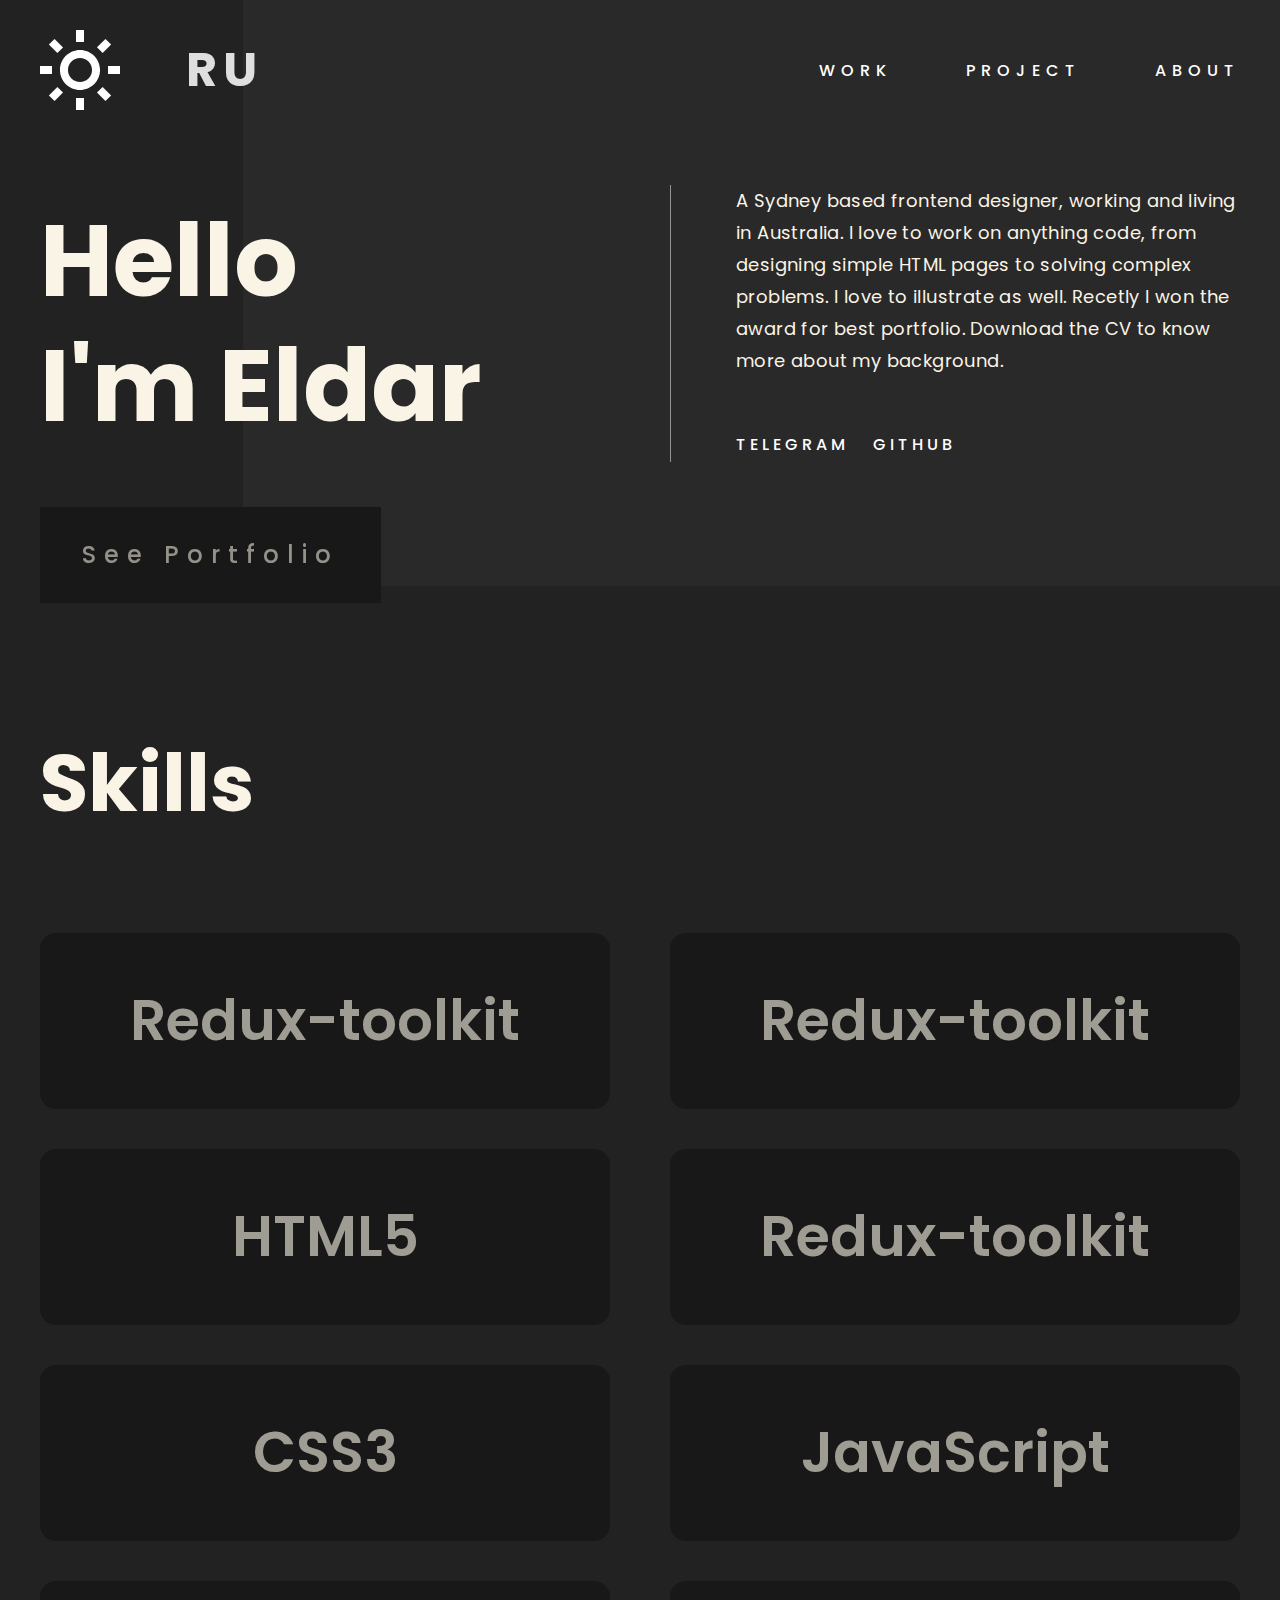
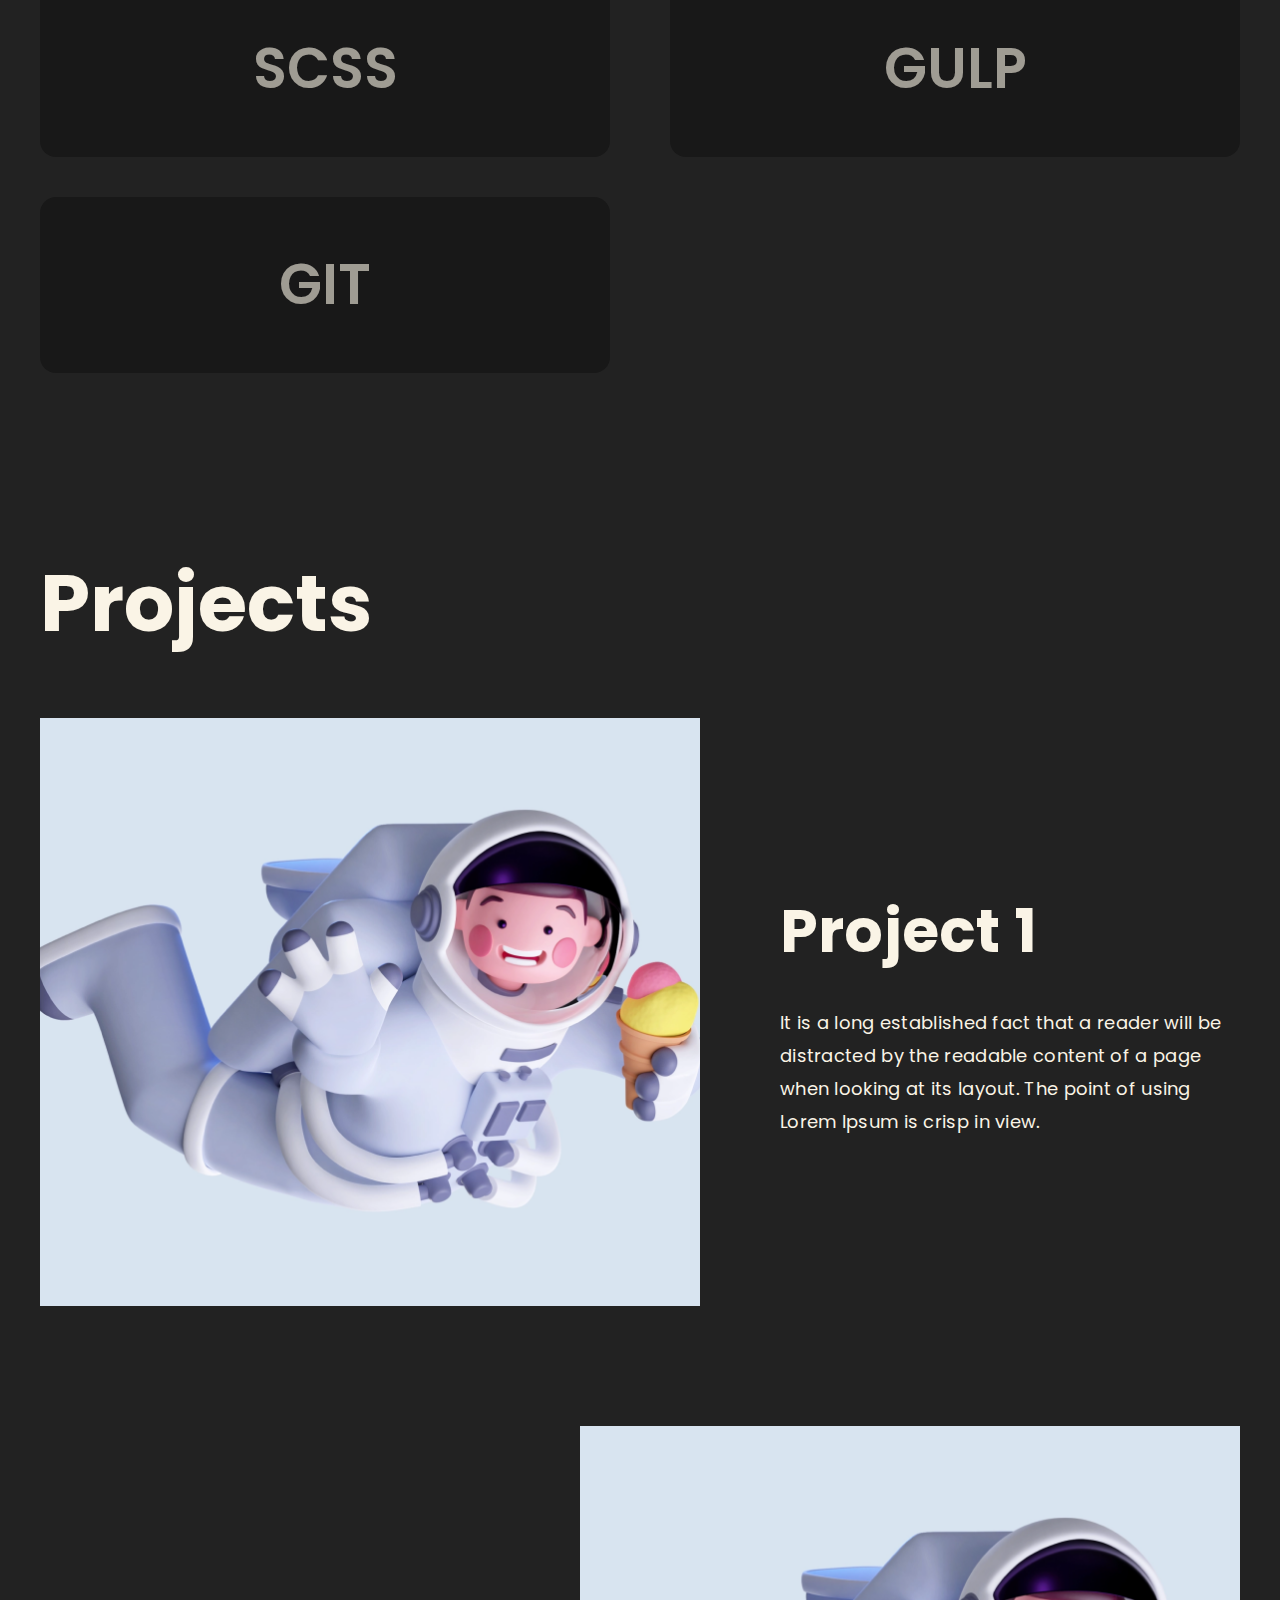
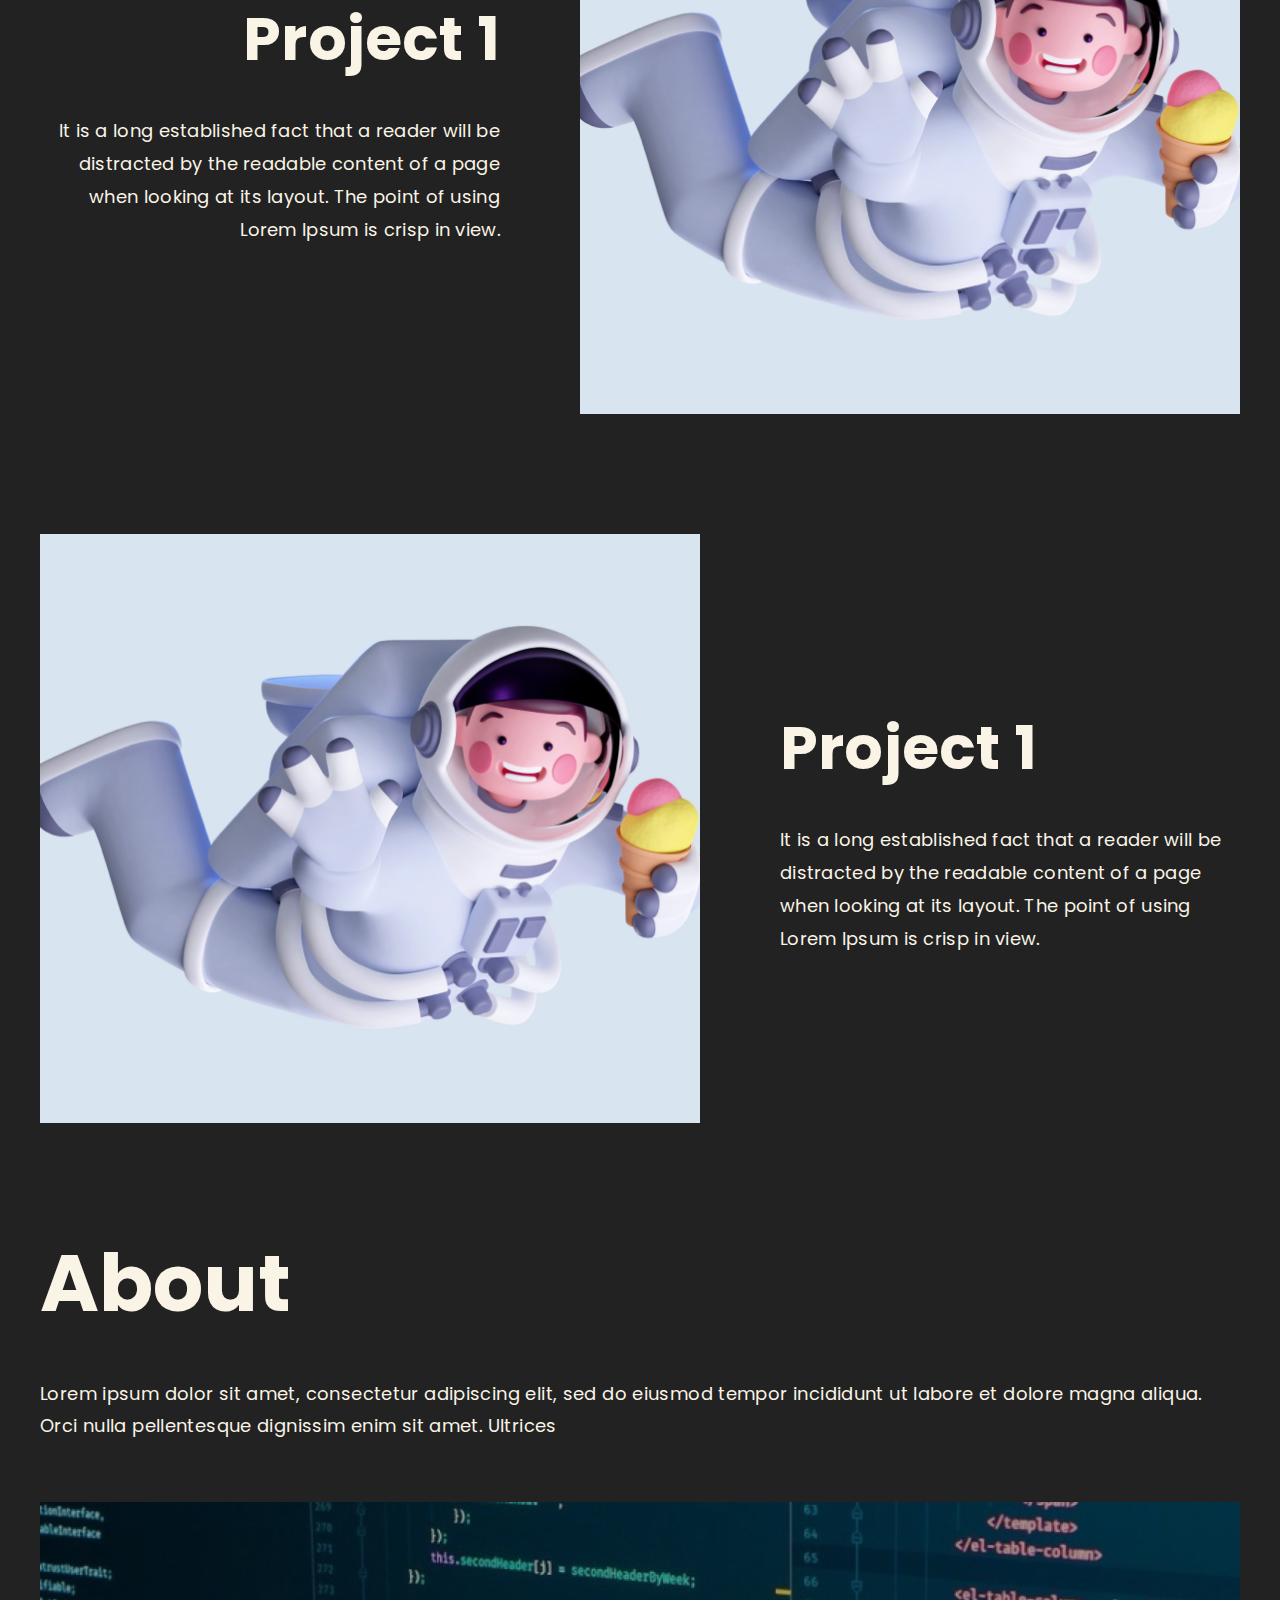
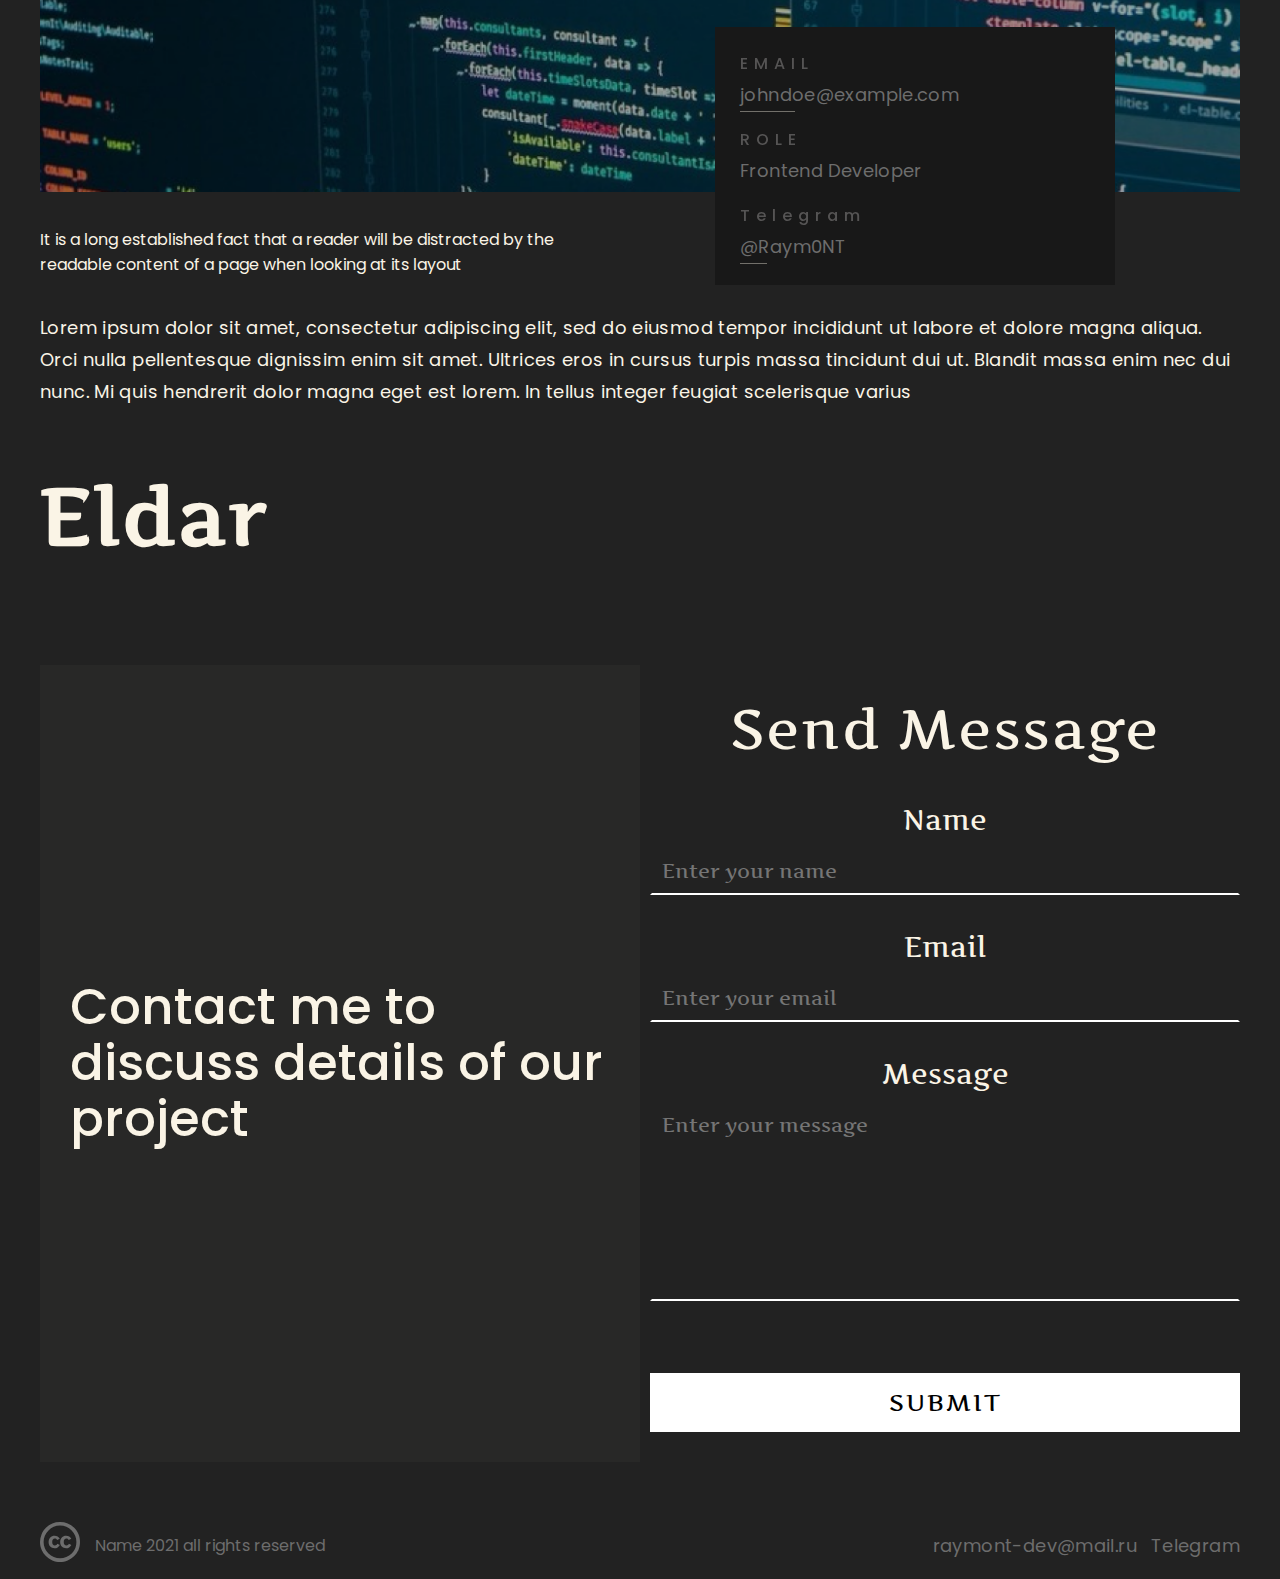
<file: index.html>
<!DOCTYPE html>
<html lang="en">
  <head>
    <meta charset="UTF-8" />
    <meta name="viewport" content="width=device-width, initial-scale=1.0" />
    <title>Document</title>
    <!-- GOOGLE FOONTS -->
    <link rel="preconnect" href="https://fonts.googleapis.com" />
    <link rel="preconnect" href="https://fonts.gstatic.com" crossorigin />
    <link
      href="https://fonts.googleapis.com/css2?family=Artifika&family=Poppins:wght@400;500;600;700&display=swap"
      rel="stylesheet"
    />

    <!-- Main CSS -->
    <link rel="stylesheet" href="css/style.css" />
    <link rel="stylesheet" href="css/black-theme.css" id="theme-link" />
  </head>

  <body class="bodyScroll body bodyNoScroll">
    <header class="header">
      <div class="container">
        <div class="header__inner">
          <div class="header__settings">
            <button class="header__theme theme-button"></button>
            <button class="header__launge">RU</button>
          </div>
          <nav class="header__nav">
            <ul class="header__list">
              <li class="header__item">
                <a class="header__link" href="#">WORK</a>
              </li>
              <li class="header__item">
                <a class="header__link" href="#">PROJECT</a>
              </li>
              <li class="header__item">
                <a class="header__link" href="#">ABOUT</a>
              </li>
            </ul>
          </nav>
          <button class="header__burger">
            <div class="header__burger-item header__burger-item--1"></div>
            <div class="header__burger-item header__burger-item--2"></div>
            <div class="header__burger-item header__burger-item--3"></div>
            <div class="header__burger-item header__burger-item--4"></div>
          </button>
        </div>
      </div>
    </header>

    <main class="main">
      <div class="hero__wrapper">
        <section class="hero">
          <div class="container">
            <div class="hero__inner">
              <div class="hero__box">
                <h1 class="hero__title">
                  Hello
                  <br />
                  I'm Eldar
                  <br />
                </h1>
                <div class="hero__contact">
                  <p class="hero__paragraph">
                    A Sydney based frontend designer, working and living in
                    Australia. I love to work on anything code, from designing
                    simple HTML pages to solving complex problems. I love to
                    illustrate as well. Recetly I won the award for best
                    portfolio. Download the CV to know more about my background.
                  </p>
                  <div class="hero__social">
                    <a class="hero__social-link" href="#">Telegram</a>
                    <a class="hero__social-link" href="#">GitHub</a>
                  </div>
                </div>
              </div>
              <div class="hero__btn">
                <a class="hero__btn-link" href="portfolio.html">
                  See Portfolio
                </a>
              </div>
            </div>
          </div>
        </section>
      </div>
      <section class="skills">
        <div class="container">
          <div class="skills__inner">
            <h3 class="skills__title title">Skills</h3>
            <ul class="skills__list">
              <li class="skills__item">
                <h5 class="skills__item-title"><nobr>Redux-toolkit</nobr></h5>
              </li>
              <li class="skills__item">
                <h5 class="skills__item-title"><nobr>Redux-toolkit</nobr></h5>
              </li>
              <li class="skills__item">
                <h5 class="skills__item-title"><nobr>HTML5</nobr></h5>
              </li>
              <li class="skills__item">
                <h5 class="skills__item-title"><nobr>Redux-toolkit</nobr></h5>
              </li>
              <li class="skills__item">
                <h5 class="skills__item-title"><nobr>CSS3</nobr></h5>
              </li>
              <li class="skills__item">
                <h5 class="skills__item-title"><nobr>JavaScript</nobr></h5>
              </li>
              <li class="skills__item">
                <h5 class="skills__item-title"><nobr>SCSS</nobr></h5>
              </li>
              <li class="skills__item">
                <h5 class="skills__item-title"><nobr>GULP</nobr></h5>
              </li>
              <li class="skills__item">
                <h5 class="skills__item-title"><nobr>GIT</nobr></h5>
              </li>
            </ul>
          </div>
        </div>
      </section>
      <section class="projects">
        <div class="container">
          <div class="projects__inner">
            <h3 class="projects__title title">Projects</h3>
            <ul class="projects__list">
              <li class="projects__item">
                <a class="projects__img-wrapper" href="project.html">
                  <img
                    class="projects__img"
                    src="images/projects-img/first-project.png"
                    alt="Project one"
                  />
                  <div class="projects__hover">
                    <div class="projects__hover-name">CryptoGraph</div>
                    <p class="projects__hover-paragraph">
                      Crypto project, work on which was divided into 2 parts -
                      verst and work with api.
                    </p>
                  </div>
                </a>
                <div class="projects__item-info">
                  <div class="projects__item-title">Project 1</div>
                  <p class="projects__item-paragraph">
                    It is a long established fact that a reader will be
                    distracted by the readable content of a page when looking at
                    its layout. The point of using Lorem Ipsum is crisp in view.
                  </p>
                </div>
              </li>
              <li class="projects__item">
                <a class="projects__img-wrapper" href="project.html">
                  <img
                    class="projects__img"
                    src="images/projects-img/first-project.png"
                    alt="Project one"
                  />
                  <div class="projects__hover">
                    <div class="projects__hover-name">CryptoGraph</div>
                    <p class="projects__hover-paragraph">
                      Crypto project, work on which was divided into 2 parts -
                      verst and work with api.
                    </p>
                  </div>
                </a>
                <div class="projects__item-info">
                  <div class="projects__item-title">Project 1</div>
                  <p class="projects__item-paragraph">
                    It is a long established fact that a reader will be
                    distracted by the readable content of a page when looking at
                    its layout. The point of using Lorem Ipsum is crisp in view.
                  </p>
                </div>
              </li>
              <li class="projects__item">
                <a class="projects__img-wrapper" href="project.html">
                  <img
                    class="projects__img"
                    src="images/projects-img/first-project.png"
                    alt="Project one"
                  />
                  <div class="projects__hover">
                    <div class="projects__hover-name">CryptoGraph</div>
                    <p class="projects__hover-paragraph">
                      Crypto project, work on which was divided into 2 parts -
                      verst and work with api.
                    </p>
                  </div>
                </a>
                <div class="projects__item-info">
                  <div class="projects__item-title">Project 1</div>
                  <p class="projects__item-paragraph">
                    It is a long established fact that a reader will be
                    distracted by the readable content of a page when looking at
                    its layout. The point of using Lorem Ipsum is crisp in view.
                  </p>
                </div>
              </li>
            </ul>
          </div>
        </div>
      </section>
      <div class="about">
        <div class="container">
          <div class="about__inner">
            <div class="about__title title">About</div>

            <p class="about__paragraph">
              Lorem ipsum dolor sit amet, consectetur adipiscing elit, sed do
              eiusmod tempor incididunt ut labore et dolore magna aliqua. Orci
              nulla pellentesque dignissim enim sit amet. Ultrices
            </p>
            <img class="about__img" src="images/about-img.png" />
            <div class="about__box">
              <p class="about__paragraph--small">
                It is a long established fact that a reader will be distracted
                by the readable content of a page when looking at its layout
              </p>
              <div class="about__contact">
                <ul class="about__list">
                  <li class="about__item">
                    <div class="about__item-title">EMAIL</div>
                    <a
                      class="about__item-link"
                      href="mailto:johndoe@example.com"
                    >
                      johndoe@example.com
                    </a>
                  </li>
                  <li class="about__item">
                    <div class="about__item-title">ROLE</div>
                    <div class="about__item-text">Frontend Developer</div>
                  </li>
                  <li class="about__item">
                    <div class="about__item-title">Telegram</div>
                    <a
                      class="about__item-link"
                      href="https://t.me/Raym0NT"
                      target="_blank"
                    >
                      @Raym0NT
                    </a>
                  </li>
                </ul>
              </div>
            </div>
            <p class="about__paragraph">
              Lorem ipsum dolor sit amet, consectetur adipiscing elit, sed do
              eiusmod tempor incididunt ut labore et dolore magna aliqua. Orci
              nulla pellentesque dignissim enim sit amet. Ultrices eros in
              cursus turpis massa tincidunt dui ut. Blandit massa enim nec dui
              nunc. Mi quis hendrerit dolor magna eget est lorem. In tellus
              integer feugiat scelerisque varius
            </p>

            <div class="about__fio">Eldar</div>
          </div>
        </div>
      </div>
      <div class="contact">
        <div class="container">
          <div class="contact__inner">
            <div class="contact__info">
              <p class="contact__paragraph">
                Contact me to discuss details of our project
              </p>
            </div>
            <div class="contact__form">
              <form class="form" action="">
                <div class="form__title">Send Message</div>
                <div class="form__inputs">
                  <label class="form__label">
                    Name
                    <input
                      required
                      class="form__input"
                      type="name"
                      placeholder="Enter your name"
                      name="Name"
                    />
                  </label>

                  <label class="form__label">
                    Email
                    <input
                      required
                      class="form__input"
                      type="email
                        "
                      name="Email"
                      placeholder="Enter your email"
                    />
                  </label>

                  <label class="form__label">
                    Message
                    <textarea
                      class="form__message"
                      name="Message"
                      placeholder="Enter your message"
                    ></textarea>
                  </label>
                </div>
                <button class="form__button" type="submit">SUBMIT</button>
              </form>
            </div>
          </div>
        </div>
      </div>
      <footer class="footer">
        <div class="container">
          <div class="footer__inner">
            <div class="footer__cc">
              <div class="footer__icon">
                <svg
                  width="40"
                  height="40"
                  fill="none"
                  xmlns="http://www.w3.org/2000/svg"
                >
                  <path
                    d="M19.9631 0C25.5575 0 30.3206 1.95312 34.2488 5.8575C36.1288 7.73812 37.5581 9.8875 38.5344 12.3038C39.51 14.7206 39.9994 17.2856 39.9994 20C39.9994 22.7381 39.5162 25.3037 38.5531 27.6956C37.5887 30.0881 36.1656 32.2019 34.2856 34.035C32.3337 35.9631 30.1194 37.44 27.6425 38.4637C25.1669 39.4875 22.6069 39.9994 19.9644 39.9994C17.3219 39.9994 14.7919 39.4944 12.375 38.4812C9.95875 37.47 7.79187 36.0056 5.875 34.0894C3.95812 32.1731 2.5 30.0119 1.5 27.6069C0.5 25.2019 0 22.6669 0 20C0 17.3569 0.505625 14.8156 1.5175 12.375C2.52937 9.93437 4 7.75 5.92812 5.82125C9.7375 1.94125 14.4156 0 19.9631 0ZM20.0356 3.6075C15.4644 3.6075 11.6188 5.20312 8.49938 8.39312C6.9275 9.98875 5.71937 11.78 4.87437 13.7681C4.02812 15.7562 3.60625 17.8337 3.60625 20.0006C3.60625 22.1437 4.02812 24.2094 4.87437 26.1963C5.72 28.1856 6.9275 29.9594 8.49938 31.5188C10.0706 33.0788 11.8438 34.2681 13.8213 35.0906C15.7969 35.9119 17.8687 36.3225 20.0356 36.3225C22.1781 36.3225 24.2544 35.9069 26.2687 35.0731C28.2806 34.2388 30.0944 33.0375 31.7144 31.4663C34.8331 28.4188 36.3919 24.5975 36.3919 20.0012C36.3919 17.7869 35.9869 15.6919 35.1775 13.7156C34.3694 11.7394 33.19 9.97813 31.6438 8.42938C28.4275 5.215 24.5594 3.6075 20.0356 3.6075ZM19.785 16.6794L17.1056 18.0725C16.8194 17.4781 16.4688 17.0606 16.0525 16.8225C15.6356 16.585 15.2488 16.4656 14.8913 16.4656C13.1063 16.4656 12.2125 17.6437 12.2125 20.0012C12.2125 21.0725 12.4388 21.9288 12.8906 22.5719C13.3431 23.215 14.01 23.5369 14.8913 23.5369C16.0581 23.5369 16.8794 22.965 17.3563 21.8225L19.82 23.0725C19.2963 24.0494 18.57 24.8169 17.6413 25.3763C16.7138 25.9363 15.6894 26.2156 14.57 26.2156C12.7844 26.2156 11.3431 25.6688 10.2481 24.5725C9.15312 23.4775 8.60562 21.9537 8.60562 20.0019C8.60562 18.0969 9.15938 16.5856 10.2663 15.4663C11.3731 14.3475 12.7719 13.7875 14.4631 13.7875C16.94 13.7862 18.7131 14.7506 19.785 16.6794ZM31.3206 16.6794L28.6775 18.0725C28.3919 17.4781 28.04 17.0606 27.6238 16.8225C27.2063 16.585 26.8069 16.4656 26.4275 16.4656C24.6419 16.4656 23.7481 17.6437 23.7481 20.0012C23.7481 21.0725 23.975 21.9288 24.4269 22.5719C24.8788 23.215 25.545 23.5369 26.4275 23.5369C27.5931 23.5369 28.415 22.965 28.8906 21.8225L31.3906 23.0725C30.8437 24.0494 30.105 24.8169 29.1775 25.3763C28.2487 25.9363 27.2369 26.2156 26.1419 26.2156C24.3319 26.2156 22.8863 25.6688 21.8038 24.5725C20.7188 23.4775 20.1775 21.9537 20.1775 20.0019C20.1775 18.0969 20.7306 16.5856 21.8388 15.4663C22.945 14.3475 24.3437 13.7875 26.0344 13.7875C28.5106 13.7862 30.2737 14.7506 31.3206 16.6794Z"
                    fill="#6D6D6D"
                  />
                </svg>
              </div>
              <p class="footer__paragraph">Name 2021 all rights reserved</p>
            </div>
            <div class="footer__contact">
              <a class="footer__link" href="">raymont-dev@mail.ru</a>
              <a class="footer__link" href="">Telegram</a>
            </div>
          </div>
        </div>
      </footer>
    </main>

    <script src="js/header.js"></script>
  </body>
</html>
</file>
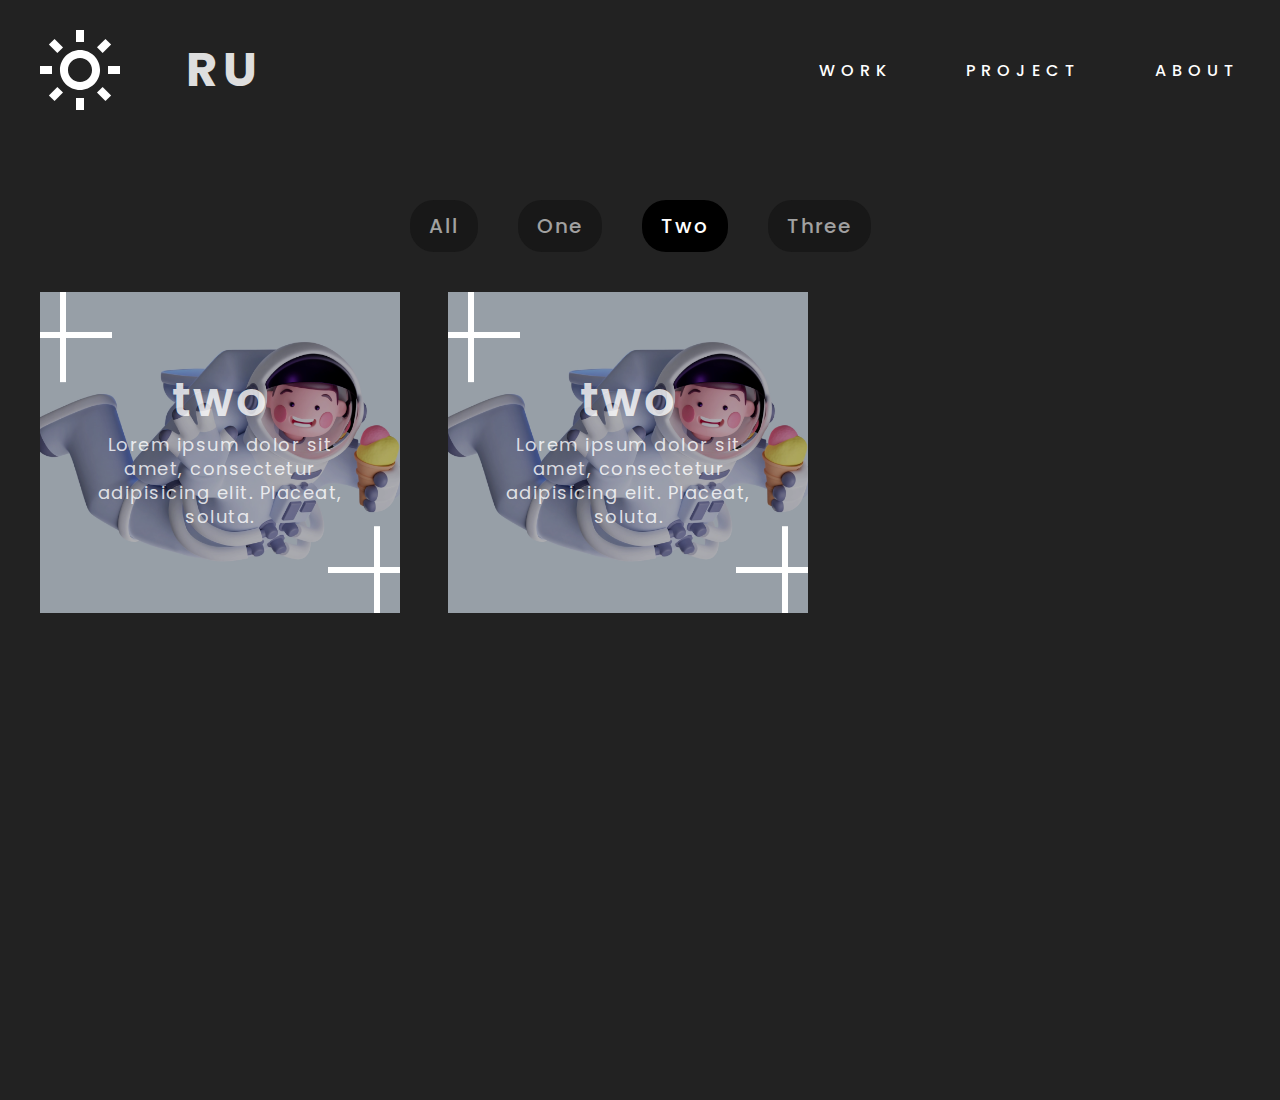
<file: portfolio.html>
<!DOCTYPE html>
<html lang="en">
  <head>
    <meta charset="UTF-8" />
    <meta name="viewport" content="width=device-width, initial-scale=1.0" />
    <title>Document</title>
    <!-- GOOGLE FOONTS -->
    <link rel="preconnect" href="https://fonts.googleapis.com" />
    <link rel="preconnect" href="https://fonts.gstatic.com" crossorigin />
    <link
      href="https://fonts.googleapis.com/css2?family=Artifika&family=Poppins:wght@400;500;600;700&display=swap"
      rel="stylesheet"
    />

    <!-- Main CSS -->
    <link rel="stylesheet" href="css/style.css" />
    <link rel="stylesheet" href="css/black-theme.css" id="theme-link" />
  </head>

  <body class="bodyScroll body bodyNoScroll">
    <header class="header">
      <div class="container">
        <div class="header__inner">
          <div class="header__settings">
            <button class="header__theme theme-button"></button>
            <button class="header__launge">RU</button>
          </div>
          <nav class="header__nav">
            <ul class="header__list">
              <li class="header__item">
                <a class="header__link" href="#">WORK</a>
              </li>
              <li class="header__item">
                <a class="header__link" href="#">PROJECT</a>
              </li>
              <li class="header__item">
                <a class="header__link" href="#">ABOUT</a>
              </li>
            </ul>
          </nav>
          <button class="header__burger">
            <div class="header__burger-item header__burger-item--1"></div>
            <div class="header__burger-item header__burger-item--2"></div>
            <div class="header__burger-item header__burger-item--3"></div>
            <div class="header__burger-item header__burger-item--4"></div>
          </button>
        </div>
      </div>
    </header>

    <main class="main">
      <div class="portfolio">
        <div class="container">
          <div class="portfolio__inner">
            <div class="portfolio__buttons">
              <button class="portfolio__button" type="button" data-filter="all">
                All
              </button>
              <button
                class="portfolio__button"
                type="button"
                data-filter=".category-one"
              >
                One
              </button>
              <button
                class="portfolio__button"
                type="button"
                data-filter=".category-two"
              >
                Two
              </button>
              <button
                class="portfolio__button"
                type="button"
                data-filter=".category-three"
              >
                Three
              </button>
            </div>
            <ul class="portfolio__works">
              <li class="portfolio__work mix category-one">
                <a href="project.html" class="portfolio__work-wrapper">
                  <img
                    class="portfolio__work-img"
                    src="images/projects-img/first-project.png"
                    alt=""
                  />
                  <div class="portfolio__work-info">
                    <div class="portfolio__work-name">one</div>
                    <p class="portfolio__work-paragraph">
                      Lorem ipsum dolor sit amet, consectetur adipisicing elit.
                      Placeat, soluta.
                    </p>
                  </div>
                </a>
              </li>
              <li class="portfolio__work mix category-one">
                <a href="project.html" class="portfolio__work-wrapper">
                  <img
                    class="portfolio__work-img"
                    src="images/projects-img/first-project.png"
                    alt=""
                  />
                  <div class="portfolio__work-info">
                    <div class="portfolio__work-name">one</div>
                    <p class="portfolio__work-paragraph">
                      Lorem ipsum dolor sit amet, consectetur adipisicing elit.
                      Placeat, soluta.
                    </p>
                  </div>
                </a>
              </li>
              <li class="portfolio__work mix category-two">
                <a href="project.html" class="portfolio__work-wrapper">
                  <img
                    class="portfolio__work-img"
                    src="images/projects-img/first-project.png"
                    alt=""
                  />
                  <div class="portfolio__work-info">
                    <div class="portfolio__work-name">two</div>
                    <p class="portfolio__work-paragraph">
                      Lorem ipsum dolor sit amet, consectetur adipisicing elit.
                      Placeat, soluta.
                    </p>
                  </div>
                </a>
              </li>
              <li class="portfolio__work mix category-three">
                <a href="project.html" class="portfolio__work-wrapper">
                  <img
                    class="portfolio__work-img"
                    src="images/projects-img/first-project.png"
                    alt=""
                  />
                  <div class="portfolio__work-info">
                    <div class="portfolio__work-name">thre</div>
                    <p class="portfolio__work-paragraph">
                      Lorem ipsum dolor sit amet, consectetur adipisicing elit.
                      Placeat, soluta.
                    </p>
                  </div>
                </a>
              </li>
              <li class="portfolio__work mix category-one">
                <a href="project.html" class="portfolio__work-wrapper">
                  <img
                    class="portfolio__work-img"
                    src="images/projects-img/first-project.png"
                    alt=""
                  />
                  <div class="portfolio__work-info">
                    <div class="portfolio__work-name">one</div>
                    <p class="portfolio__work-paragraph">
                      Lorem ipsum dolor sit amet, consectetur adipisicing elit.
                      Placeat, soluta.
                    </p>
                  </div>
                </a>
              </li>
              <li class="portfolio__work mix category-one">
                <a href="project.html" class="portfolio__work-wrapper">
                  <img
                    class="portfolio__work-img"
                    src="images/projects-img/first-project.png"
                    alt=""
                  />
                  <div class="portfolio__work-info">
                    <div class="portfolio__work-name">one</div>
                    <p class="portfolio__work-paragraph">
                      Lorem ipsum dolor sit amet, consectetur adipisicing elit.
                      Placeat, soluta.
                    </p>
                  </div>
                </a>
              </li>
              <li class="portfolio__work mix category-two">
                <a href="project.html" class="portfolio__work-wrapper">
                  <img
                    class="portfolio__work-img"
                    src="images/projects-img/first-project.png"
                    alt=""
                  />
                  <div class="portfolio__work-info">
                    <div class="portfolio__work-name">two</div>
                    <p class="portfolio__work-paragraph">
                      Lorem ipsum dolor sit amet, consectetur adipisicing elit.
                      Placeat, soluta.
                    </p>
                  </div>
                </a>
              </li>
              <li class="portfolio__work mix category-three">
                <a href="project.html" class="portfolio__work-wrapper">
                  <img
                    class="portfolio__work-img"
                    src="images/projects-img/first-project.png"
                    alt=""
                  />
                  <div class="portfolio__work-info">
                    <div class="portfolio__work-name">thre</div>
                    <p class="portfolio__work-paragraph">
                      Lorem ipsum dolor sit amet, consectetur adipisicing elit.
                      Placeat, soluta.
                    </p>
                  </div>
                </a>
              </li>
              <li class="portfolio__work mix category-three">
                <a href="project.html" class="portfolio__work-wrapper">
                  <img
                    class="portfolio__work-img"
                    src="images/projects-img/first-project.png"
                    alt=""
                  />
                  <div class="portfolio__work-info">
                    <div class="portfolio__work-name">thre</div>
                    <p class="portfolio__work-paragraph">
                      Lorem ipsum dolor sit amet, consectetur adipisicing elit.
                      Placeat, soluta.
                    </p>
                  </div>
                </a>
              </li>
            </ul>
          </div>
        </div>
      </div>
    </main>

    <script src="js/header.js"></script>
    <!-- sorting portfolio -->
    <script src="js/mixitup.min.js"></script>
    <script src="js/sort.js"></script>
  </body>
</html>
</file>
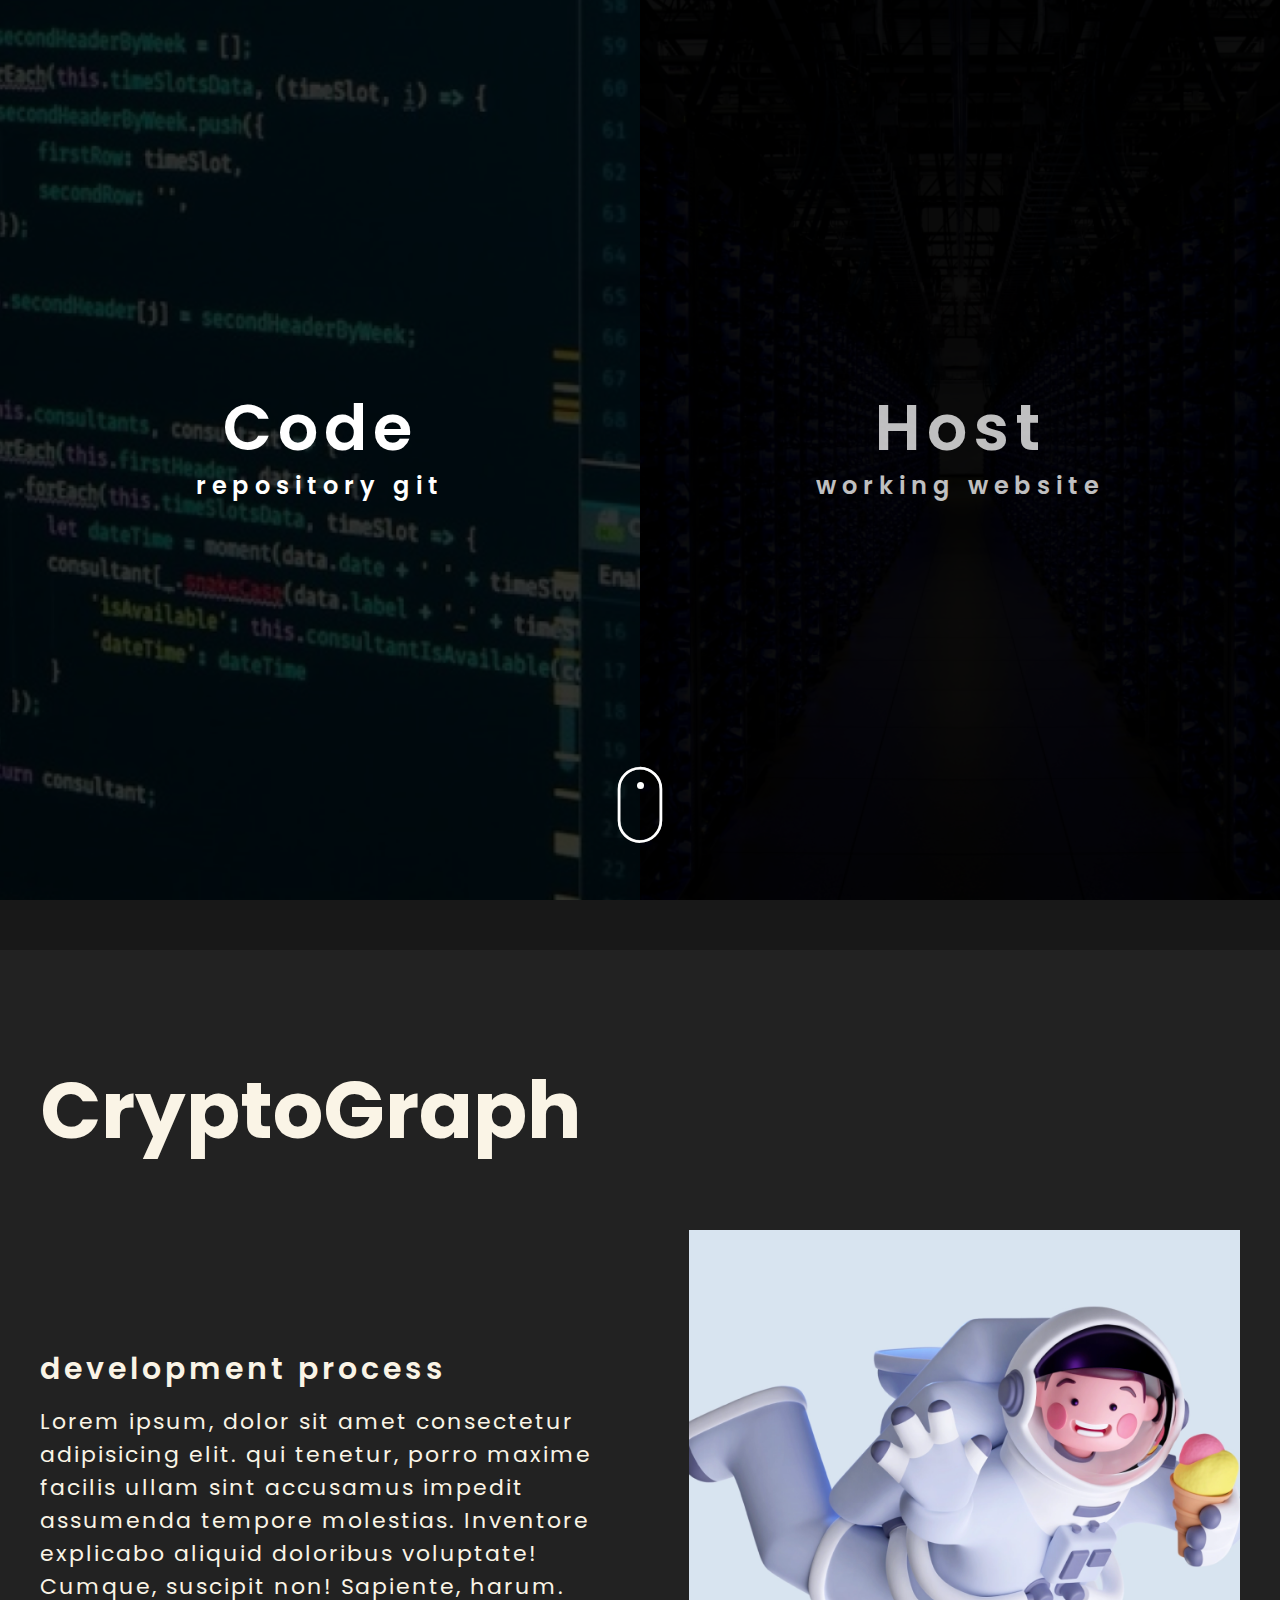
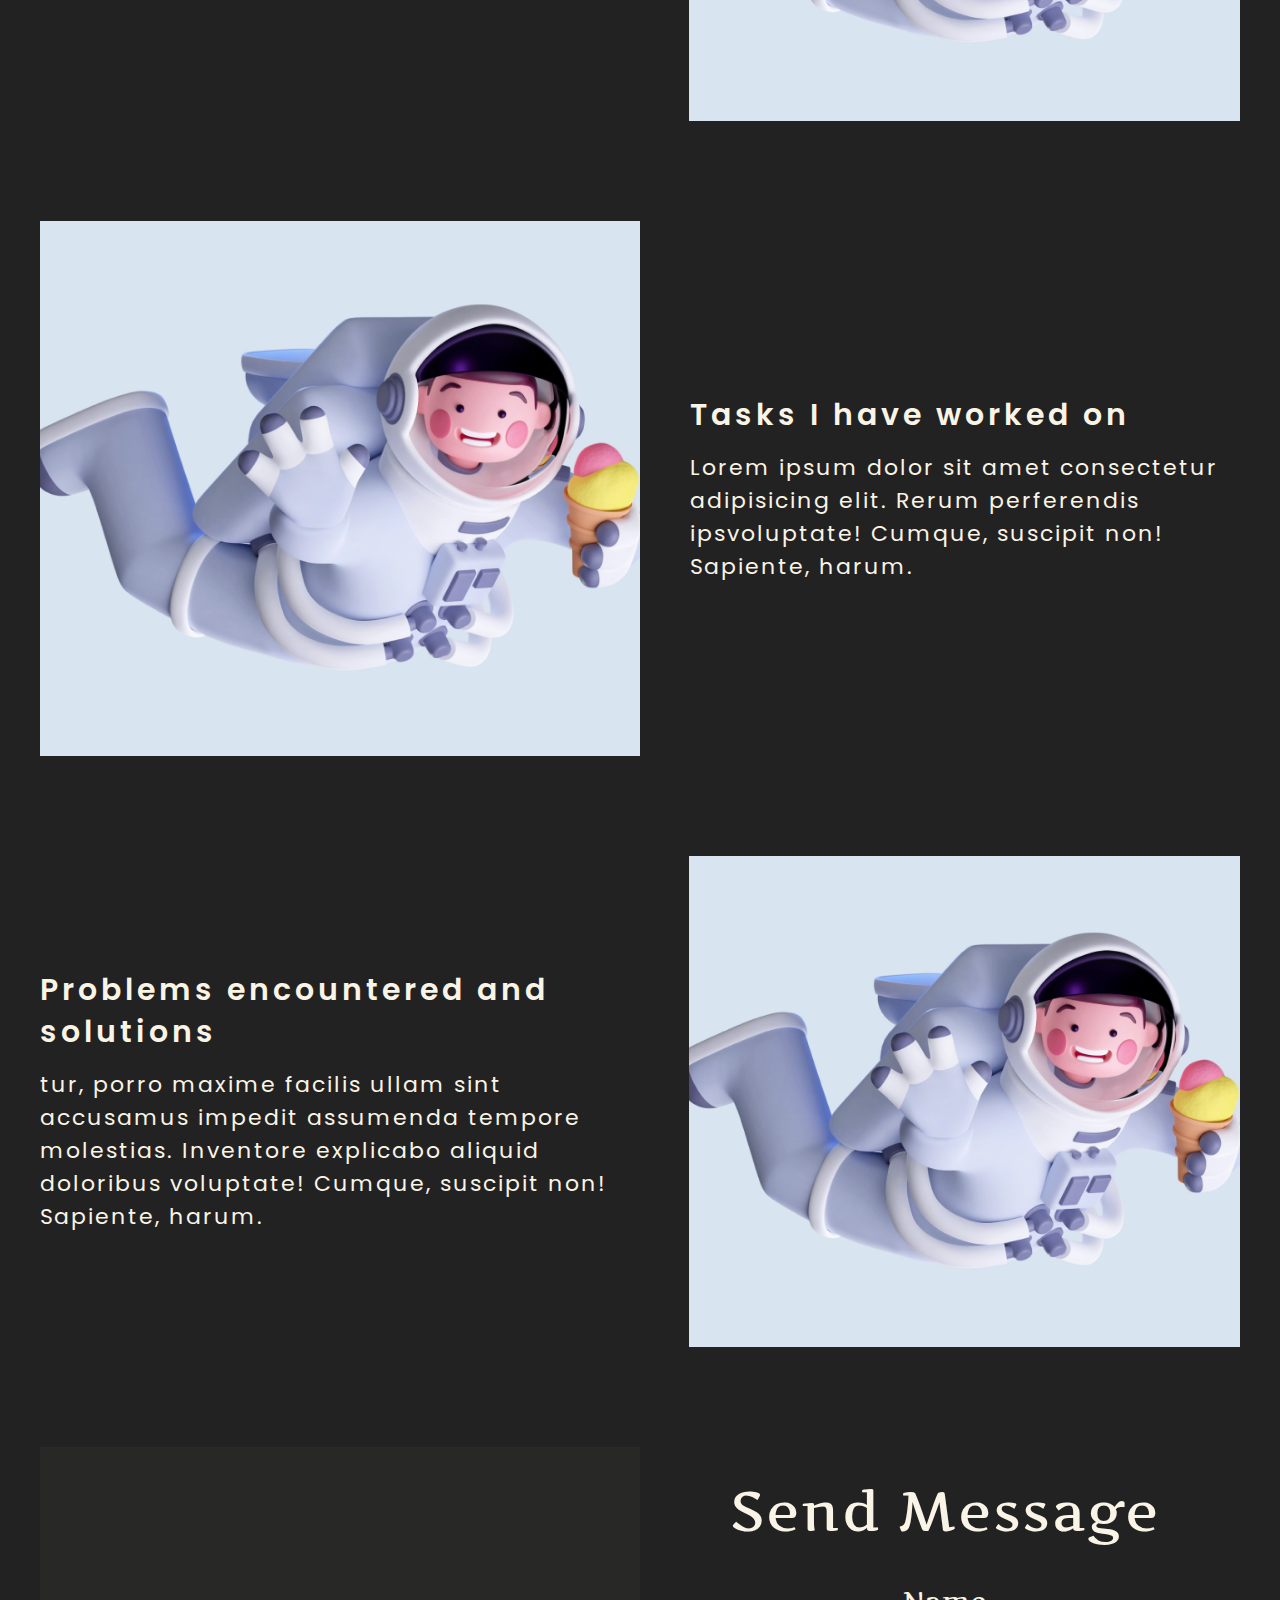
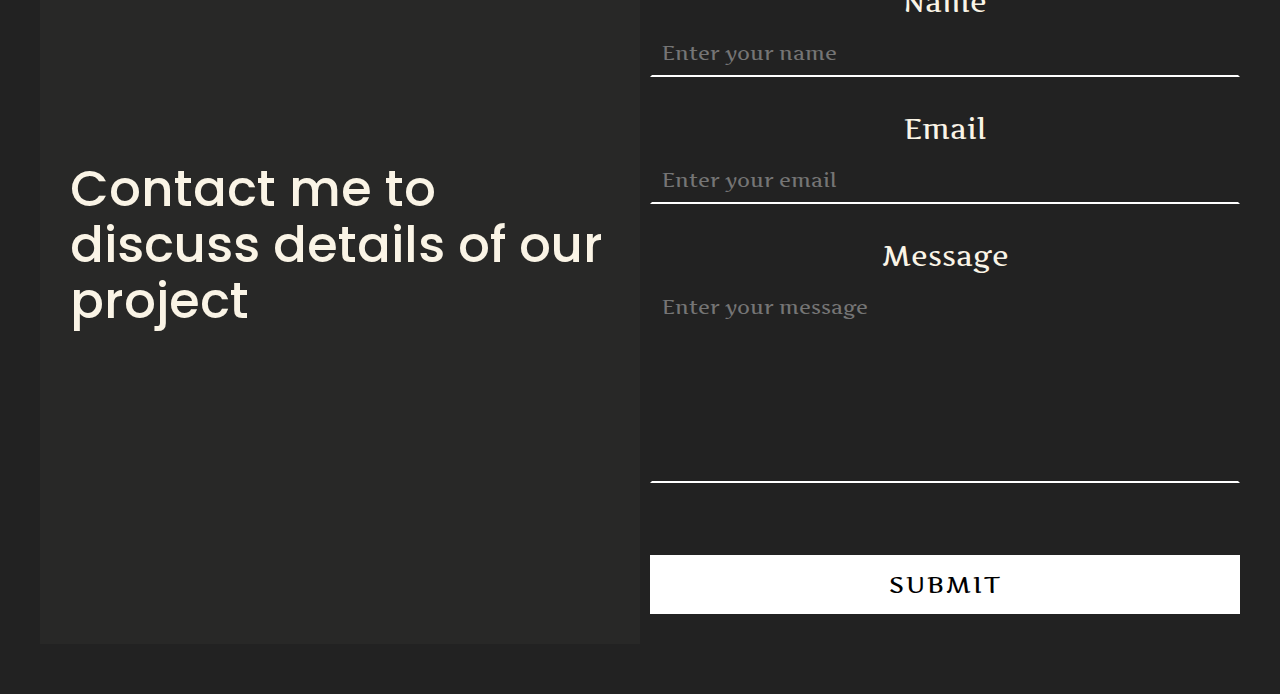
<file: project.html>
<!DOCTYPE html>
<html lang="en">
  <head>
    <meta charset="UTF-8" />
    <meta http-equiv="X-UA-Compatible" content="IE=edge" />
    <meta name="viewport" content="width=device-width, initial-scale=1.0" />
    <title>Document</title>
    <!-- GOOGLE FOONTS -->
    <link rel="preconnect" href="https://fonts.googleapis.com" />
    <link rel="preconnect" href="https://fonts.gstatic.com" crossorigin />
    <link
      href="https://fonts.googleapis.com/css2?family=Artifika&family=Poppins:wght@400;500;600;700&display=swap"
      rel="stylesheet"
    />

    <!-- Main CSS -->
    <link rel="stylesheet" href="css/style.css" />
    <link rel="stylesheet" href="css/black-theme.css" id="theme-link" />
  </head>
  <body class="body hidden">
    <header class="header">
      <div class="container">
        <div class="header__inner">
          <div class="header__settings">
            <button class="header__theme theme-button"></button>
            <button class="header__launge">RU</button>
          </div>
          <nav class="header__nav">
            <ul class="header__list">
              <li class="header__item">
                <a class="header__link" href="#">WORK</a>
              </li>
              <li class="header__item">
                <a class="header__link" href="#">PROJECT</a>
              </li>
              <li class="header__item">
                <a class="header__link" href="#">ABOUT</a>
              </li>
            </ul>
          </nav>
          <button class="header__burger">
            <div class="header__burger-item header__burger-item--1"></div>
            <div class="header__burger-item header__burger-item--2"></div>
            <div class="header__burger-item header__burger-item--3"></div>
            <div class="header__burger-item header__burger-item--4"></div>
          </button>
        </div>
      </div>
    </header>

    <main class="main">
      <div class="project-hero">
        <div class="project-hero__inner">
          <a class="project-hero__code" href="#">
            <div class="project-hero__info">
              <div class="project-hero__title">Code</div>
              <p class="project-hero__paragraph">repository git</p>
            </div>
          </a>
          <div class="project-hero__scroll">
            <div class="mouse-wrap">
              <div class="mouse">
                <div class="frame">
                  <svg
                    version="1.1"
                    id="mouse"
                    xmlns="http://www.w3.org/2000/svg"
                    xmlns:xlink="http://www.w3.org/1999/xlink"
                    x="0px"
                    y="0px"
                    viewBox="0 0 54.9 91"
                    style="enable-background: new 0 0 54.9 91"
                    xml:space="preserve"
                  >
                    <path
                      id="XMLID_173_"
                      class="st0"
                      linejoin="round"
                      stroke-linecap="round"
                      stroke-miterlimit="10"
                      d="M27.4,3.6L27.4,3.6C14.2,3.6,3.5,14.3,3.5,27.5v36c0,13.2,10.7,23.9,23.9,23.9h0
                  c13.2,0,23.9-10.7,23.9-23.9v-36C51.4,14.3,40.7,3.6,27.4,3.6z"
                    />
                  </svg>
                </div>

                <div class="mouse-left">
                  <svg
                    version="1.1"
                    id="Layer_1"
                    xmlns="http://www.w3.org/2000/svg"
                    xmlns:xlink="http://www.w3.org/1999/xlink"
                    x="0px"
                    y="0px"
                    viewBox="0 0 27.4 91"
                    style="enable-background: new 0 0 27.4 91"
                    xml:space="preserve"
                  >
                    <path
                      linejoin="round"
                      stroke-linecap="round"
                      stroke-miterlimit="10"
                      class="Draw-Frame Animate-Draw"
                      d="M27.4,87.5L27.4,87.5c-13.2,0-23.9-10.7-23.9-23.9v-36c0-13.2,10.7-23.9,23.9-23.9h0"
                    />
                  </svg>
                </div>

                <div class="mouse-right">
                  <svg
                    version="1.1"
                    id="Layer_2"
                    xmlns="http://www.w3.org/2000/svg"
                    xmlns:xlink="http://www.w3.org/1999/xlink"
                    x="0px"
                    y="0px"
                    viewBox="0 0 27.4 91"
                    style="enable-background: new 0 0 27.4 91"
                    xml:space="preserve"
                  >
                    <path
                      linejoin="round"
                      stroke-linecap="round"
                      stroke-miterlimit="10"
                      class="Draw-Frame Animate-Draw"
                      d="M0,3.6L0,3.6c13.2,0,23.9,10.7,23.9,23.9v36c0,13.2-10.7,23.9-23.9,23.9h0"
                    />
                  </svg>
                </div>
              </div>
            </div>
          </div>
          <p class="project-hero__scroll-text">scroll down</p>
          <a class="project-hero__host" href="#">
            <div class="project-hero__info">
              <div class="project-hero__title">Host</div>
              <p class="project-hero__paragraph">working website</p>
            </div>
          </a>
        </div>
        <div class="project-hero__line"></div>
      </div>
      <div class="project-about">
        <div class="container">
          <div class="project-about__inner">
            <div class="project-about__title title">CryptoGraph</div>

            <ul class="project-about__list">
              <li class="project-about__item">
                <div class="project-about__info">
                  <div class="project-about__title--small">
                    development process
                  </div>
                  <p class="project-about__paragraph">
                    Lorem ipsum, dolor sit amet consectetur adipisicing elit.
                    qui tenetur, porro maxime facilis ullam sint accusamus
                    impedit assumenda tempore molestias. Inventore explicabo
                    aliquid doloribus voluptate! Cumque, suscipit non! Sapiente,
                    harum.
                  </p>
                </div>
                <div class="project-about__img-wrapper">
                  <img
                    class="project-about__img"
                    src="images/projects-img/first-project.png"
                    alt=""
                  />
                </div>
              </li>
              <li class="project-about__item">
                <div class="project-about__info">
                  <div class="project-about__title--small">
                    Tasks I have worked on
                  </div>
                  <p class="project-about__paragraph">
                    Lorem ipsum dolor sit amet consectetur adipisicing elit.
                    Rerum perferendis ipsvoluptate! Cumque, suscipit non!
                    Sapiente, harum.
                  </p>
                </div>
                <div class="project-about__img-wrapper">
                  <img
                    class="project-about__img"
                    src="images/projects-img/first-project.png"
                    alt=""
                  />
                </div>
              </li>
              <li class="project-about__item">
                <div class="project-about__info">
                  <div class="project-about__title--small">
                    Problems encountered and solutions
                  </div>
                  <p class="project-about__paragraph">
                    tur, porro maxime facilis ullam sint accusamus impedit
                    assumenda tempore molestias. Inventore explicabo aliquid
                    doloribus voluptate! Cumque, suscipit non! Sapiente, harum.
                  </p>
                </div>
                <div class="project-about__img-wrapper">
                  <img
                    class="project-about__img"
                    src="images/projects-img/first-project.png"
                    alt=""
                  />
                </div>
              </li>
            </ul>
          </div>
        </div>
      </div>
      <div class="contact">
        <div class="container">
          <div class="contact__inner">
            <div class="contact__info">
              <p class="contact__paragraph">
                Contact me to discuss details of our project
              </p>
            </div>
            <div class="contact__form">
              <form class="form" action="">
                <div class="form__title">Send Message</div>
                <div class="form__inputs">
                  <label class="form__label">
                    Name
                    <input
                      required
                      class="form__input"
                      type="name"
                      placeholder="Enter your name"
                      name="Name"
                    />
                  </label>

                  <label class="form__label">
                    Email
                    <input
                      required
                      class="form__input"
                      type="email
                        "
                      name="Email"
                      placeholder="Enter your email"
                    />
                  </label>

                  <label class="form__label">
                    Message
                    <textarea
                      class="form__message"
                      name="Message"
                      placeholder="Enter your message"
                    ></textarea>
                  </label>
                </div>
                <button class="form__button" type="submit">SUBMIT</button>
              </form>
            </div>
          </div>
        </div>
      </div>
    </main>

    <script src="js/header.js"></script>
  </body>
</html>
</file>
<file: css/style.css>
html{-webkit-box-sizing:border-box;box-sizing:border-box}*,:after,:before{-webkit-box-sizing:inherit;box-sizing:inherit}ol[class],ul[class]{padding:0}blockquote,body,dd,dl,figcaption,figure,h1,h2,h3,h4,h5,h6,li,ol,p,ul{margin:0}ul[class]{list-style:none}img{max-width:100%;display:block}button,input,select,textarea{font:inherit}a{text-decoration:none}button{display:inline-block;cursor:pointer;border:none;background-color:transparent}body,html{height:100%;font-family:"Poppins",sans-serif;font-weight:400;-webkit-transition:background-color,color,0.45s;transition:background-color,color,0.45s}.body.active{overflow-y:hidden}a,button{cursor:url(../images/icon/cursor-pointer.svg) 0 0,pointer}body{cursor:url(../images/icon/cursor.svg) 0 0,auto}body::-webkit-scrollbar{z-index:10;width:11px;height:0;background:#3c3b3a;mix-blend-mode:normal;opacity:0.55}body::-webkit-scrollbar-button{display:none}body::-webkit-scrollbar-thumb{border-radius:6px;background-color:#181818}.body.hidden::-webkit-scrollbar{position:relative;z-index:0;width:0;background:transparent;opacity:0}.body.hidden::-webkit-scrollbar-thumb{border-radius:6px;background-color:transparent;opacity:0}.body.bodyNoScroll::-webkit-scrollbar{width:11px;height:0;mix-blend-mode:normal;opacity:0.55}.body.bodyNoScroll::-webkit-scrollbar-button{display:none}.body.bodyNoScroll::-webkit-scrollbar-thumb{border-radius:6px}::-moz-selection{background:#181818}::selection{background:#181818}::-moz-selection{background:#181818}.container{max-width:1230px;margin:0 auto;padding:0 15px}.title{font-weight:bold;font-size:80px;line-height:120px}@media (max-width:700px){.container{padding:0 15px}.title{font-size:70px;line-height:100px}}@media (max-width:580px){.title{font-size:50px;line-height:92px}}@media (max-width:380px){.title{font-size:42px;line-height:86px}}@media (max-width:340px){.title{font-size:36px;line-height:80px}}.header{padding-top:20px;position:absolute;z-index:3;top:0;left:0;right:0;margin-top:0;-webkit-transition:all,0.45s;transition:all,0.45s}.header.fixed{position:fixed;z-index:5;background-color:#222222;-webkit-box-shadow:-1px -1px 11px 2px #fff;box-shadow:-1px -1px 11px 2px #fff;padding:15px 0;-webkit-transition:all,0.45s;transition:all,0.45s;-webkit-animation:headerFixed 0.45s;animation:headerFixed 0.45s}.header.fixed .header__inner{padding:5px 0}.header__inner{padding:10px 0;display:-webkit-box;display:-ms-flexbox;display:flex;-webkit-box-pack:justify;-ms-flex-pack:justify;justify-content:space-between;-webkit-box-align:center;-ms-flex-align:center;align-items:center}.header__settings{display:-webkit-box;display:-ms-flexbox;display:flex;-webkit-box-align:center;-ms-flex-align:center;align-items:center;-webkit-box-pack:justify;-ms-flex-pack:justify;justify-content:space-between}.header__theme{width:80px;height:80px;margin-right:60px;background-repeat:no-repeat;background-position:center;background-size:cover}.header__launge{font-weight:bold;font-size:48px;line-height:72px;letter-spacing:6px;color:#ffffff;opacity:0.85;-webkit-transition:all,0.45s;transition:all,0.45s}.header__launge:hover{opacity:1}.header__item{display:inline-block}.header__item:not(:last-child){margin-right:70px}.header__link{color:#fff;position:relative;font-weight:500;text-transform:uppercase;padding:15px 0;letter-spacing:6px}.header__link:after{content:"";position:absolute;top:40%;left:0;right:0;height:2px;width:100%;opacity:0;background-color:#fff;-webkit-transition:all,0.45s;transition:all,0.45s}.header__link:hover:after{opacity:1;top:100%;-webkit-transition:all,0.45s;transition:all,0.45s}.header__burger{display:none;position:relative;height:42px;width:60px}.header__burger.active .header__burger-item--1,.header__burger.active .header__burger-item--4{opacity:0}.header__burger.active .header__burger-item--2{-webkit-transform:translateY(-50%) rotate(45deg);transform:translateY(-50%) rotate(45deg)}.header__burger.active .header__burger-item--3{-webkit-transform:translateY(-50%) rotate(-45deg);transform:translateY(-50%) rotate(-45deg)}.header__burger-item{position:absolute;left:0;width:100%;height:5px;border-radius:6px;background-color:#fff;opacity:0.9;-webkit-transition:all,0.45s;transition:all,0.45s}.header__burger-item--1{top:0}.header__burger-item--2,.header__burger-item--3{top:50%;-webkit-transform:translateY(-50%);transform:translateY(-50%)}.header__burger-item--4{bottom:0}@-webkit-keyframes headerFixed{0%{opacity:0;-webkit-box-shadow:0px -3px 12px 1px #fff;box-shadow:0px -3px 12px 1px #fff}to{opacity:1;-webkit-box-shadow:0px -1px 11px 2px #fff;box-shadow:0px -1px 11px 2px #fff}}@keyframes headerFixed{0%{opacity:0;-webkit-box-shadow:0px -3px 12px 1px #fff;box-shadow:0px -3px 12px 1px #fff}to{opacity:1;-webkit-box-shadow:0px -1px 11px 2px #fff;box-shadow:0px -1px 11px 2px #fff}}@media (max-width:930px){.header__burger{display:block}.header__nav{width:50vw;position:fixed;right:0;top:0;bottom:0;display:-webkit-box;display:-ms-flexbox;display:flex;-webkit-box-align:center;-ms-flex-align:center;align-items:center;-webkit-box-pack:center;-ms-flex-pack:center;justify-content:center;background-color:#222222;-webkit-box-shadow:-1px -1px 11px 2px #fff;box-shadow:-1px -1px 11px 2px #fff;-webkit-transform:translateX(1000px);transform:translateX(1000px);-webkit-transition:all,0.45s;transition:all,0.45s}.header__nav.active{-webkit-transform:translateX(0);transform:translateX(0)}.header__list{width:100%;display:-webkit-box;display:-ms-flexbox;display:flex;-webkit-box-orient:vertical;-webkit-box-direction:normal;-ms-flex-direction:column;flex-direction:column;-webkit-box-pack:center;-ms-flex-pack:center;justify-content:center;-webkit-box-align:center;-ms-flex-align:center;align-items:center}.header__item{width:80%;margin:10px 0}.header__item:not(:last-child){margin-right:0}.header__link{display:block;padding:15px;text-align:center;-webkit-transition:color,0.45s;transition:color,0.45s}}@media (max-width:666px){.header__nav{width:100vw}}@media (max-width:440px){.header__theme{margin-right:36px}}@media (max-width:400px){.header__theme{margin-right:28px}}@media (max-width:380px){.header__theme{margin-right:22px}}@media (max-width:340px){.header__theme{margin-right:10px}}.hero{position:relative}.hero__wrapper{margin:0 auto;max-width:1440px}.hero:after{content:"";z-index:0;position:absolute;width:81%;height:81%;right:0;top:0;background-color:#3c3b3a;-webkit-filter:brightness(70%);filter:brightness(70%);-webkit-transition:background-color,0.45s,-webkit-filter;transition:background-color,0.45s,-webkit-filter;transition:background-color,filter,0.45s;transition:background-color,filter,0.45s,-webkit-filter}.hero__inner{position:relative;z-index:1;padding-top:185px;padding-bottom:120px}.hero__box{display:-webkit-box;display:-ms-flexbox;display:flex;-webkit-box-pack:justify;-ms-flex-pack:justify;justify-content:space-between;-webkit-box-align:center;-ms-flex-align:center;align-items:center;margin-bottom:45px}.hero__title{font-size:100px;line-height:125px;font-weight:bold}.hero__contact{max-width:570px;padding-left:65px;border-left:1px solid rgba(216,216,216,0.6)}.hero__paragraph{font-size:18px;font-weight:400;letter-spacing:0.4px;line-height:32px;margin-bottom:50px}.hero__social-link{position:relative;display:inline-block;padding:5px 0;font-weight:500;font-size:16px;letter-spacing:4px;text-transform:uppercase;color:#fff;-webkit-transition:color,0.45s;transition:color,0.45s}.hero__social-link:not(:last-child){margin-right:20px}.hero__social-link:after,.hero__social-link:before{content:"";position:absolute;bottom:-1px;height:2px;width:0;opacity:0;background-color:#fff;-webkit-transition:all,0.45s;transition:all,0.45s}.hero__social-link:after{left:50%}.hero__social-link:before{right:50%}.hero__social-link:hover:after,.hero__social-link:hover:before{opacity:1;width:50%}.hero__btn{display:inline-block;background-color:#181818;-webkit-transition:background-color,0.45s;transition:background-color,0.45s}.hero__btn-link{display:inline-block;padding:36px 42px;text-align:center;font-size:24px;font-weight:500;letter-spacing:8px;line-height:24px;color:#faf4e6;mix-blend-mode:normal;opacity:0.55;-webkit-transition:all,0.45s;transition:all,0.45s}.hero__btn-link:hover{opacity:1;-webkit-box-shadow:0px 0px 11px 2px #faf4e6;box-shadow:0px 0px 11px 2px #faf4e6}@media (max-width:1080px){.hero__title{font-size:80px;line-height:100px}.hero__contact{padding-left:36px}}@media (max-width:975px){.hero:after{width:84%;height:80%}.hero__title{font-size:66px;line-height:86px}.hero__contact{padding-left:28px}}@media (max-width:910px){.hero:after{width:84%;height:80%}.hero__title{font-size:56px;line-height:80px}.hero__contact{padding-left:28px}.hero__paragraph{line-height:26px;letter-spacing:0.3px;margin-bottom:25px}}@media (max-width:870px){.hero:after{width:85%;height:85%}.hero__box{-webkit-box-orient:vertical;-webkit-box-direction:normal;-ms-flex-direction:column;flex-direction:column}.hero__title{font-size:100px;line-height:86px;margin-bottom:35px}.hero__contact{padding-left:0;padding-top:35px;border-left:transparent;border-top:1px solid rgba(255,255,255,0.7)}.hero__paragraph{font-size:18px;font-weight:400;letter-spacing:0.4px;line-height:32px;margin-bottom:35px}.hero__btn{position:absolute;right:4%;bottom:110px}}@media (max-width:730px){.hero:after{right:auto;left:0;width:80%}.hero__box{max-width:80%;-webkit-box-align:start;-ms-flex-align:start;align-items:flex-start}.hero__btn{right:5%}}@media (max-width:666px){.hero__btn{right:0.1%}.hero__title{font-size:77px;line-height:98px;margin-bottom:25px}.hero__paragraph{font-size:17px;letter-spacing:0.3;line-height:26px}}@media (max-width:610px){.hero:after{width:90%;height:91%}.hero__inner{padding-top:140px}.hero__box{max-width:90%}.hero__btn{bottom:30px;right:2%}.hero__contact{max-width:100%;width:100%}}@media (max-width:450px){.hero:after{width:100%;height:91%}.hero__box{max-width:100%}.hero__title{font-size:62px;line-height:82px}.hero__btn{left:0;right:0;width:100%}.hero__btn-link{display:block;width:100%;height:100%;padding:36px 0}}.skills__inner{margin-bottom:170px}.skills__title{margin-bottom:90px}.skills__list{display:-ms-grid;display:grid;-ms-grid-columns:1fr 60px 1fr;grid-template-columns:1fr 1fr;grid-gap:40px 60px}.skills__item{display:-webkit-box;display:-ms-flexbox;display:flex;-webkit-box-pack:center;-ms-flex-pack:center;justify-content:center;-webkit-box-align:center;-ms-flex-align:center;align-items:center;border-radius:16px;padding:60px 30px;background:#181818;-webkit-transition:all,0.45s;transition:all,0.45s}.skills__item:hover{-webkit-transform:scale(1.05);transform:scale(1.05);-webkit-box-shadow:0px 0px 12px 1px #faf4e6;box-shadow:0px 0px 12px 1px #faf4e6}.skills__item:hover .skills__item-title{opacity:1}.skills__item-title{font-weight:600;font-size:56px;line-height:56px;opacity:0.6;-webkit-transition:all,0.45s;transition:all,0.45s}@media (max-width:1240px){.skills__list{grid-gap:30px}.skills__item{padding:60px 15px}}@media (max-width:900px){.skills__item-title{font-size:48px;line-height:48px}}@media (max-width:800px){.skills__list{-webkit-box-pack:center;-ms-flex-pack:center;justify-content:center;-ms-grid-columns:1fr;grid-template-columns:1fr}.skills__item:hover{-webkit-transform:scale(1.01);transform:scale(1.01);-webkit-box-shadow:0px 0px 12px 1px #faf4e6;box-shadow:0px 0px 12px 1px #faf4e6}.skills__item:hover .skills__item-title{-webkit-transform:scale(1.05);transform:scale(1.05);opacity:1}.skills__item-title{font-size:54px;line-height:54px}}@media (max-width:555px){.skills__item-title{font-size:52px;line-height:52px}}@media (max-width:555px){.skills__item-title{font-size:50px;line-height:50px}}@media (max-width:444px){.skills__list{grid-gap:28px}.skills__item-title{font-size:45px;line-height:45px}}@media (max-width:370px){.skills__list{grid-gap:25px}.skills__item-title{font-size:42px;line-height:42px}.skills__item{padding:60px 10px}}.projects__inner{margin-bottom:100px}.projects__title{margin-bottom:55px}.projects__item{display:-webkit-box;display:-ms-flexbox;display:flex;-webkit-box-pack:justify;-ms-flex-pack:justify;justify-content:space-between;-webkit-box-align:center;-ms-flex-align:center;align-items:center}.projects__item:not(:last-child){margin-bottom:120px}.projects__item:nth-child(2n){display:-ms-grid;display:grid;-ms-grid-columns:1fr;grid-template-columns:1fr;-ms-grid-rows:1fr;grid-template-rows:1fr;gap:0px 0px;grid-template-areas:".projects__item-info .projects__img-wrapper"}.projects__item:nth-child(2n) .projects__item-info{text-align:right;grid-area:projects__item-info}.projects__item:nth-child(2n) .projects__img-wrapper{margin-right:0;margin-left:80px;grid-area:projects__img-wrapper}.projects__img-wrapper{position:relative;margin-right:80px;max-width:660px;max-height:590px}.projects__img-wrapper:hover .projects__hover{opacity:1}.projects__item-info{max-width:460px}.projects__img{max-width:660px;max-height:590px;-o-object-fit:cover;object-fit:cover;mix-blend-mode:normal}.projects__hover{position:absolute;top:0;left:0;right:0;bottom:0;padding:80px;display:-webkit-box;display:-ms-flexbox;display:flex;-webkit-box-orient:vertical;-webkit-box-direction:normal;-ms-flex-direction:column;flex-direction:column;-webkit-box-pack:center;-ms-flex-pack:center;justify-content:center;-webkit-box-align:center;-ms-flex-align:center;align-items:center;text-align:center;color:#faf4e6;background:rgba(24,24,24,0.7);opacity:0;-webkit-transition:opacity,0.45s;transition:opacity,0.45s}.projects__hover-name{margin-bottom:8px;font-weight:600;font-size:48px;line-height:72px;letter-spacing:2px}.projects__item-paragraph{font-size:24px;line-height:36px;letter-spacing:2px}.projects__item-title{margin-bottom:30px;font-weight:bold;font-size:60px;line-height:90px;letter-spacing:0.2px}.projects__item-paragraph{font-weight:normal;font-size:18px;line-height:33px;letter-spacing:0.3px}@media (max-width:1070px){.projects__item:nth-child(2n) .projects__img-wrapper{margin-left:50px}.projects__img-wrapper{margin-right:50px}.projects__img{max-width:600px;max-height:560px}}@media (max-width:965px){.projects__img-wrapper{margin-right:40px}.projects__img{max-width:560px;max-height:520px}}@media (max-width:965px){.projects__item:nth-child(2n){display:-webkit-box;display:-ms-flexbox;display:flex;-webkit-box-orient:vertical;-webkit-box-direction:normal;-ms-flex-direction:column;flex-direction:column;-webkit-box-pack:center;-ms-flex-pack:center;justify-content:center;-webkit-box-align:center;-ms-flex-align:center;align-items:center}.projects__item:nth-child(2n) .projects__img-wrapper{margin-left:0;margin-bottom:50px}.projects__img-wrapper{margin-right:50px}.projects__item{-webkit-box-orient:vertical;-webkit-box-direction:normal;-ms-flex-direction:column;flex-direction:column;-webkit-box-align:center;-ms-flex-align:center;align-items:center;-webkit-box-pack:center;-ms-flex-pack:center;justify-content:center;margin-bottom:140px}.projects__img-wrapper{position:relative;margin-right:0;margin-bottom:50px}.projects__img{max-width:660px;max-height:590px;width:100%;height:100%}.projects__item:nth-child(2) .projects__img-wrapper{float:none}.projects__item:nth-child(2) .projects__item-info{text-align:center;float:none}.projects__item-info{text-align:center}}@media (max-width:500px){.projects__hover{padding:40px}.projects__hover-name{font-size:40px;line-height:66px}}@media (max-width:400px){.projects__hover{padding:20px}.projects__hover-name{font-size:34px;line-height:56px}}@media (max-width:360px){.projects__hover{padding:10px}.projects__hover-name{font-size:30px;line-height:50px;margin-bottom:5px}}.about__inner{padding-bottom:100px}.about__title{margin-bottom:35px}.about__paragraph{margin-bottom:60px;font-size:18px;line-height:32px;letter-spacing:0.38px}.about__paragraph--small{margin:35px 0;max-width:540px}.about__img{width:100%;max-height:290px}.about__box{position:relative}.about__contact{position:absolute;right:125px;top:-200px;padding:25px;max-width:400px;width:100%;background:#181818}.about__item:not(:last-child){margin-bottom:20px}.about__item-title{margin-bottom:5px;font-weight:500;font-size:16px;line-height:24px;letter-spacing:6px;color:#7e7c7c;mix-blend-mode:normal;opacity:0.6}.about__item-link,.about__item-text{font-weight:normal;font-size:18px;line-height:27px;letter-spacing:0.38px;color:#6d6d6d;-webkit-transition:color,0.45s;transition:color,0.45s}.about__item-link{position:relative}.about__item-link:before{content:"";position:absolute;left:0;bottom:-5px;width:25%;height:1px;background-color:#faf4e6;opacity:0.4;-webkit-transition:all,0.45s;transition:all,0.45s}.about__item-link:hover:before{opacity:1;width:100%}.about__item-link:hover{color:#faf4e6}.about__fio{font-family:"Artifika",serif;font-weight:600;font-size:80px;line-height:97px;letter-spacing:1.7px;color:#faf4e6}@media (max-width:1100px){.about__contact{right:1%}}@media (max-width:1000px){.about__img{min-height:200px}.about__contact{top:-300px}.about__paragraph--small{max-width:100%;margin-top:100px}}@media (max-width:700px){.about__contact{left:0;right:auto;min-width:50%}.about__paragraph--small{max-width:100%;margin-top:235px}}@media (max-width:500px){.about__contact{right:0;min-width:100%}}.contact__inner{display:-webkit-box;display:-ms-flexbox;display:flex;-webkit-box-pack:justify;-ms-flex-pack:justify;justify-content:space-between;padding-bottom:50px}.contact__info{display:-webkit-box;display:-ms-flexbox;display:flex;-webkit-box-align:center;-ms-flex-align:center;align-items:center;-webkit-box-pack:center;-ms-flex-pack:center;justify-content:center;padding:30px;width:50%;background-color:#282827}.contact__paragraph{font-weight:500;line-height:56px;font-size:50px}.contact__form{padding:30px 0 30px 10px;width:50%;background-color:#222222}.form{text-align:center}.form__title{margin-bottom:40px;font-size:56px;letter-spacing:1.7px;text-align:center;font-family:"Artifika",serif}.form__input{margin-top:10px;display:block;padding:10px;border:2px solid transparent;border-bottom:2px solid #fff;width:100%;font-size:20px;color:rgba(255,255,255,0.7);background-color:transparent;-webkit-transition:all,0.45s;transition:all,0.45s}.form__input:focus-visible{outline:none;border:2px solid #fff;-webkit-box-shadow:0 0 5px 1px #fff;box-shadow:0 0 5px 1px #fff}.form__input:active{color:#fff;background-color:transparent}.form__label{display:block;margin-bottom:35px;width:100%;font-size:28px;font-family:"Artifika",serif}.form__message{margin-top:10px;width:100%;max-height:100%;height:200px;padding:10px;border:2px solid transparent;border-bottom:2px solid #fff;font-size:20px;color:rgba(255,255,255,0.7);resize:none;background-color:transparent;-webkit-transition:all,0.45s;transition:all,0.45s}.form__message:focus-visible{outline:none;border:2px solid #fff;-webkit-box-shadow:0 0 5px 1px #fff;box-shadow:0 0 5px 1px #fff}.form__message::-webkit-scrollbar{z-index:10;width:6px;height:0;background:#3c3b3a;mix-blend-mode:normal;opacity:0.55}.form__message::-webkit-scrollbar-button{display:none}.form__message::-webkit-scrollbar-thumb{border-radius:6px;background-color:#181818}.form__button{margin-top:30px;font-family:"Artifika",serif;font-weight:500;font-size:24px;letter-spacing:2px;background-color:#fff;width:100%;text-align:center;padding:15px 0;-webkit-transition:all,0.45s;transition:all,0.45s}.form__button:hover{color:#fff;background-color:#000;-webkit-box-shadow:0 0 5px 1px #fff;box-shadow:0 0 5px 1px #fff}@media (max-width:920px){.form__title{font-size:48px}.contact__paragraph{font-size:46px;line-height:50px}}@media (max-width:840px){.form__title{font-size:48px}.contact__info{padding:15px}.contact__paragraph{font-size:44px;line-height:48px}}@media (max-width:800px){.contact .container{padding:0}.contact__inner{display:-webkit-box;display:-ms-flexbox;display:flex;-webkit-box-orient:vertical;-webkit-box-direction:normal;-ms-flex-direction:column;flex-direction:column}.form__title{font-size:54px}.contact__info{width:100%;padding:100px 30px;margin-bottom:50px}.contact__form{padding:0 15px;width:100%}.contact__paragraph{text-align:center;font-size:50px;line-height:56px}}@media (max-width:500px){.contact__paragraph{font-size:46px;line-height:50px}.form__title{font-size:48px;line-height:50px}}@media (max-width:430px){.contact__info{padding:70px 15px}.contact__paragraph{font-size:42px;line-height:46px}.form__title{font-size:40px;line-height:40px}}@media (max-width:350px){.contact__paragraph{font-size:38px;line-height:42px}.form__title{font-size:36px;line-height:36px}}.footer__inner{display:-webkit-box;display:-ms-flexbox;display:flex;-webkit-box-pack:justify;-ms-flex-pack:justify;justify-content:space-between;-webkit-box-align:center;-ms-flex-align:center;align-items:center;padding:10px 0}.footer__cc{display:-webkit-box;display:-ms-flexbox;display:flex;-webkit-box-align:center;-ms-flex-align:center;align-items:center;color:#6d6d6d}.footer__icon{display:inline-block;margin-right:15px}.footer__paragraph{display:inline-block}.footer__link{color:#6d6d6d;font-weight:normal;font-size:18px;line-height:27px;letter-spacing:0.38px}.footer__link:not(:last-child){margin-right:10px}@media (max-width:700px){.footer__cc{margin-bottom:30px}.footer__inner{-webkit-box-orient:vertical;-webkit-box-direction:normal;-ms-flex-direction:column;flex-direction:column;-webkit-box-align:center;-ms-flex-align:center;align-items:center;-webkit-box-pack:center;-ms-flex-pack:center;justify-content:center}}.project-hero{z-index:5;background-color:#000}.project-hero__inner{position:relative;display:-webkit-box;display:-ms-flexbox;display:flex;-webkit-box-pack:justify;-ms-flex-pack:justify;justify-content:space-between;-webkit-box-align:start;-ms-flex-align:start;align-items:flex-start;width:100vw;height:100vh;z-index:4}.project-hero__code,.project-hero__host{position:relative;display:-webkit-box;display:-ms-flexbox;display:flex;-webkit-box-pack:center;-ms-flex-pack:center;justify-content:center;-webkit-box-align:center;-ms-flex-align:center;align-items:center;width:50vw;height:100vh;overflow:hidden}.project-hero__code:after,.project-hero__code:before,.project-hero__host:after,.project-hero__host:before{content:"";position:absolute;top:0;left:0;right:0;bottom:0;-webkit-transition:all,0.45s;transition:all,0.45s}.project-hero__code:after,.project-hero__host:after{z-index:2;background-position:center;background-repeat:no-repeat;background-size:cover}.project-hero__code:before,.project-hero__host:before{opacity:0.95;z-index:3;background-color:#000}.project-hero__code:hover:after,.project-hero__host:hover:after{-webkit-transform:scale(1.25);transform:scale(1.25)}.project-hero__code:hover:before,.project-hero__host:hover:before{opacity:0.8}.project-hero__code:hover .project-hero__info,.project-hero__host:hover .project-hero__info{opacity:1}.project-hero__code:after{background-image:url(../images/code-bg.png)}.project-hero__host:after{background-image:url(../images/host-bg.png)}.project-hero__info{position:relative;z-index:3;text-align:center;padding:20px;color:#fff;opacity:0.75;-webkit-transition:opacity,0.45s;transition:opacity,0.45s}.project-hero__title{margin-bottom:8px;font-weight:600;font-size:64px;line-height:64px;letter-spacing:6px}.project-hero__paragraph{font-weight:600;font-size:24px;line-height:36px;letter-spacing:6px}.project-hero__scroll{position:absolute;z-index:4;bottom:15%;left:50%}.project-hero__scroll-text{display:none;z-index:4;position:absolute;bottom:1%;left:0;right:0;text-align:center;font-size:16px;font-weight:400;letter-spacing:6px}.project-hero__line{width:100%;height:50px;background-color:#181818}.mouse-wrap{display:inline-block;position:absolute;left:50%;top:50%;-webkit-transform:translate(-50%,-50%);transform:translate(-50%,-50%)}.mouse{top:0;position:absolute;left:50%;-webkit-transform:translateX(-50%);transform:translateX(-50%);width:48px;-webkit-animation:nudgeMouse 5.5s ease-out infinite;animation:nudgeMouse 5.5s ease-out infinite}.mouse:after{content:"";background-color:#ffffff;width:7px;height:7px;border-radius:100%;-webkit-animation:trackBallSlide 5.5s linear infinite;animation:trackBallSlide 5.5s linear infinite;position:absolute;top:0;right:0;bottom:0;left:0;margin:auto;-webkit-transform:translateY(20px);transform:translateY(20px)}.mouse .frame{width:100%;position:absolute;z-index:1}.mouse .frame path{fill:none;stroke:#ffffff;stroke-width:3;opacity:0.5}.mouse .mouse-left,.mouse .mouse-right{width:50%;position:absolute;z-index:2}.mouse .mouse-right{right:0}.mouse .Animate-Draw{fill:none;stroke:#ffffff;stroke-width:3;fill-opacity:1}.mouse .mouse-left .Animate-Draw{-webkit-animation:DrawLine 5.5s ease-out infinite;animation:DrawLine 5.5s ease-out infinite}.mouse .mouse-right .Animate-Draw{-webkit-animation:DrawLineBack 5.5s ease-out infinite;animation:DrawLineBack 5.5s ease-out infinite}@-webkit-keyframes DrawLine{0%{stroke-dashoffset:0;stroke-dasharray:120;stroke-opacity:1}22%{stroke-dashoffset:0;stroke-dasharray:120;stroke-opacity:1}38%{stroke-dashoffset:125;stroke-dasharray:120;stroke-opacity:1}38.1%{stroke-dashoffset:0;stroke-dasharray:120;stroke-opacity:0}48%{stroke-dashoffset:0;stroke-dasharray:120;stroke-opacity:1}64%{stroke-dashoffset:125;stroke-dasharray:120;stroke-opacity:1}64.1%{stroke-dashoffset:0;stroke-dasharray:120;stroke-opacity:0}74%{stroke-dashoffset:0;stroke-dasharray:120;stroke-opacity:1}90%{stroke-opacity:1;stroke-dashoffset:125;stroke-dasharray:120}90.1%{stroke-dashoffset:0;stroke-dasharray:120;stroke-opacity:0}}@keyframes DrawLine{0%{stroke-dashoffset:0;stroke-dasharray:120;stroke-opacity:1}22%{stroke-dashoffset:0;stroke-dasharray:120;stroke-opacity:1}38%{stroke-dashoffset:125;stroke-dasharray:120;stroke-opacity:1}38.1%{stroke-dashoffset:0;stroke-dasharray:120;stroke-opacity:0}48%{stroke-dashoffset:0;stroke-dasharray:120;stroke-opacity:1}64%{stroke-dashoffset:125;stroke-dasharray:120;stroke-opacity:1}64.1%{stroke-dashoffset:0;stroke-dasharray:120;stroke-opacity:0}74%{stroke-dashoffset:0;stroke-dasharray:120;stroke-opacity:1}90%{stroke-opacity:1;stroke-dashoffset:125;stroke-dasharray:120}90.1%{stroke-dashoffset:0;stroke-dasharray:120;stroke-opacity:0}}@-webkit-keyframes DrawLineBack{0%{stroke-dashoffset:0;stroke-dasharray:120;stroke-opacity:1}22%{stroke-dashoffset:0;stroke-dasharray:120;stroke-opacity:1}38%{stroke-dashoffset:-114;stroke-dasharray:120;stroke-opacity:1}38.1%{stroke-dashoffset:0;stroke-dasharray:120;stroke-opacity:0}48%{stroke-dashoffset:0;stroke-dasharray:120;stroke-opacity:1}64%{stroke-dashoffset:-114;stroke-dasharray:120;stroke-opacity:1}64.1%{stroke-dashoffset:0;stroke-dasharray:120;stroke-opacity:0}74%{stroke-dashoffset:0;stroke-dasharray:120;stroke-opacity:1}90%{stroke-opacity:1;stroke-dashoffset:-114;stroke-dasharray:120}90.1%{stroke-dashoffset:0;stroke-dasharray:120;stroke-opacity:0}}@keyframes DrawLineBack{0%{stroke-dashoffset:0;stroke-dasharray:120;stroke-opacity:1}22%{stroke-dashoffset:0;stroke-dasharray:120;stroke-opacity:1}38%{stroke-dashoffset:-114;stroke-dasharray:120;stroke-opacity:1}38.1%{stroke-dashoffset:0;stroke-dasharray:120;stroke-opacity:0}48%{stroke-dashoffset:0;stroke-dasharray:120;stroke-opacity:1}64%{stroke-dashoffset:-114;stroke-dasharray:120;stroke-opacity:1}64.1%{stroke-dashoffset:0;stroke-dasharray:120;stroke-opacity:0}74%{stroke-dashoffset:0;stroke-dasharray:120;stroke-opacity:1}90%{stroke-opacity:1;stroke-dashoffset:-114;stroke-dasharray:120}90.1%{stroke-dashoffset:0;stroke-dasharray:120;stroke-opacity:0}}@-webkit-keyframes nudgeMouse{0%{-webkit-transform:translateY(0) translateX(-50%);transform:translateY(0) translateX(-50%)}22%{-webkit-transform:translateY(0px) translateX(-50%);transform:translateY(0px) translateX(-50%)}38%{-webkit-transform:translateY(9px) translateX(-50%);transform:translateY(9px) translateX(-50%)}48%{-webkit-transform:translateY(0px) translateX(-50%);transform:translateY(0px) translateX(-50%)}64%{-webkit-transform:translateY(9px) translateX(-50%);transform:translateY(9px) translateX(-50%)}74%{-webkit-transform:translateY(0px) translateX(-50%);transform:translateY(0px) translateX(-50%)}90%{-webkit-transform:translateY(9px) translateX(-50%);transform:translateY(9px) translateX(-50%)}}@keyframes nudgeMouse{0%{-webkit-transform:translateY(0) translateX(-50%);transform:translateY(0) translateX(-50%)}22%{-webkit-transform:translateY(0px) translateX(-50%);transform:translateY(0px) translateX(-50%)}38%{-webkit-transform:translateY(9px) translateX(-50%);transform:translateY(9px) translateX(-50%)}48%{-webkit-transform:translateY(0px) translateX(-50%);transform:translateY(0px) translateX(-50%)}64%{-webkit-transform:translateY(9px) translateX(-50%);transform:translateY(9px) translateX(-50%)}74%{-webkit-transform:translateY(0px) translateX(-50%);transform:translateY(0px) translateX(-50%)}90%{-webkit-transform:translateY(9px) translateX(-50%);transform:translateY(9px) translateX(-50%)}}@-webkit-keyframes trackBallSlide{0%{-webkit-transform:translateY(20px) scale(1);transform:translateY(20px) scale(1);opacity:1}22%{-webkit-transform:translateY(20px) scale(1);transform:translateY(20px) scale(1);opacity:1}26%{-webkit-transform:translateY(30px) scale(0.9);transform:translateY(30px) scale(0.9);opacity:1}34%{-webkit-transform:translateY(55px) scale(0.1);transform:translateY(55px) scale(0.1);opacity:0}41%{-webkit-transform:translateY(30px) scale(0);transform:translateY(30px) scale(0);opacity:0.3}48%{-webkit-transform:translateY(20px) scale(1);transform:translateY(20px) scale(1);opacity:1}52%{-webkit-transform:translateY(30px) scale(0.9);transform:translateY(30px) scale(0.9);opacity:1}60%{-webkit-transform:translateY(55px) scale(0.1);transform:translateY(55px) scale(0.1);opacity:0}67%{-webkit-transform:translateY(30px) scale(0);transform:translateY(30px) scale(0);opacity:0.3}74%{-webkit-transform:translateY(20px) scale(1);transform:translateY(20px) scale(1);opacity:1}78%{-webkit-transform:translateY(30px) scale(0.9);transform:translateY(30px) scale(0.9);opacity:1}86%{-webkit-transform:translateY(55px) scale(0.1);transform:translateY(55px) scale(0.1);opacity:0}93%{-webkit-transform:translateY(30px) scale(0);transform:translateY(30px) scale(0);opacity:0.3}to{-webkit-transform:translateY(20px) scale(1);transform:translateY(20px) scale(1);opacity:1}}@keyframes trackBallSlide{0%{-webkit-transform:translateY(20px) scale(1);transform:translateY(20px) scale(1);opacity:1}22%{-webkit-transform:translateY(20px) scale(1);transform:translateY(20px) scale(1);opacity:1}26%{-webkit-transform:translateY(30px) scale(0.9);transform:translateY(30px) scale(0.9);opacity:1}34%{-webkit-transform:translateY(55px) scale(0.1);transform:translateY(55px) scale(0.1);opacity:0}41%{-webkit-transform:translateY(30px) scale(0);transform:translateY(30px) scale(0);opacity:0.3}48%{-webkit-transform:translateY(20px) scale(1);transform:translateY(20px) scale(1);opacity:1}52%{-webkit-transform:translateY(30px) scale(0.9);transform:translateY(30px) scale(0.9);opacity:1}60%{-webkit-transform:translateY(55px) scale(0.1);transform:translateY(55px) scale(0.1);opacity:0}67%{-webkit-transform:translateY(30px) scale(0);transform:translateY(30px) scale(0);opacity:0.3}74%{-webkit-transform:translateY(20px) scale(1);transform:translateY(20px) scale(1);opacity:1}78%{-webkit-transform:translateY(30px) scale(0.9);transform:translateY(30px) scale(0.9);opacity:1}86%{-webkit-transform:translateY(55px) scale(0.1);transform:translateY(55px) scale(0.1);opacity:0}93%{-webkit-transform:translateY(30px) scale(0);transform:translateY(30px) scale(0);opacity:0.3}to{-webkit-transform:translateY(20px) scale(1);transform:translateY(20px) scale(1);opacity:1}}@media (max-width:680px){.project-hero__inner{position:relative;-webkit-box-orient:vertical;-webkit-box-direction:normal;-ms-flex-direction:column;flex-direction:column}.project-hero__code,.project-hero__host{width:100vw;height:50vh}.project-hero__scroll .mouse-wrap{display:none}.project-hero__scroll-text{display:block}}@media (max-width:350px){.project-hero__paragraph{font-size:20px}.project-hero__scroll-text{letter-spacing:4px}}.project-about__inner{margin:100px 0}.project-about__title{margin-bottom:60px}.project-about__item{display:-webkit-box;display:-ms-flexbox;display:flex;-webkit-box-pack:justify;-ms-flex-pack:justify;justify-content:space-between;-webkit-box-align:center;-ms-flex-align:center;align-items:center}.project-about__item:not(:last-child){margin-bottom:100px}.project-about__item:nth-child(2){display:-ms-grid;display:grid;-ms-grid-columns:1fr 0px 1fr;grid-template-columns:1fr 1fr;-ms-grid-rows:1fr;grid-template-rows:1fr;gap:0px 0px;grid-template-areas:"project-about__img-wrapper project-about__info "}.project-about__item:nth-child(2) .project-about__info{-ms-grid-row:1;-ms-grid-column:3;width:auto;margin-right:0;margin-left:50px;grid-area:project-about__info}.project-about__item:nth-child(2) .project-about__img-wrapper{-ms-grid-row:1;-ms-grid-column:1;grid-area:project-about__img-wrapper}.project-about__info{margin-right:50px;width:60%}.project-about__img-wrapper{max-width:600px;max-height:570px;min-width:300px;min-height:280px}.project-about__img{width:100%;height:100%}.project-about__title--small{margin-bottom:15px;font-weight:600;font-size:30px;line-height:42px;letter-spacing:4px}.project-about__paragraph{font-size:22px;line-height:33px;letter-spacing:2px}@media (max-width:1000px){.project-about__title{text-align:center}.project-about__item{-webkit-box-orient:vertical;-webkit-box-direction:normal;-ms-flex-direction:column;flex-direction:column;-webkit-box-align:center;-ms-flex-align:center;align-items:center;-webkit-box-pack:center;-ms-flex-pack:center;justify-content:center;text-align:center}.project-about__info{width:100%;margin-right:0;margin-bottom:50px}.project-about__item:nth-child(2){display:-webkit-box;display:-ms-flexbox;display:flex;-webkit-box-orient:vertical;-webkit-box-direction:normal;-ms-flex-direction:column;flex-direction:column;-webkit-box-align:center;-ms-flex-align:center;align-items:center;-webkit-box-pack:center;-ms-flex-pack:center;justify-content:center;text-align:center}.project-about__item:nth-child(2) .project-about__info{width:100%;margin-left:0;margin-bottom:50px}}@media (max-width:480px){.project-about__title--small{font-size:27px;line-height:40px;letter-spacing:3px}.project-about__paragraph{font-size:20px;line-height:30px;letter-spacing:1.5px}}@media (max-width:420px){.project-about__title--small{font-size:25px;line-height:36px;letter-spacing:2.8px}.project-about__paragraph{font-size:18px;line-height:26px;letter-spacing:1px}}@media (max-width:365px){.project-about__title--small{font-size:24px;line-height:34px;letter-spacing:1px}.project-about__paragraph{font-size:17px;line-height:25px;letter-spacing:0.5px}}.portfolio__inner{margin-top:200px;padding-bottom:200px}.portfolio__buttons{display:-webkit-box;display:-ms-flexbox;display:flex;-webkit-box-pack:center;-ms-flex-pack:center;justify-content:center;-webkit-box-align:center;-ms-flex-align:center;align-items:center;overflow-x:auto;margin-bottom:40px}.portfolio__button{padding:10px 18px;border:1px solid transparent;border-radius:24px;font-size:20px;font-weight:500;letter-spacing:2px;text-align:center;color:rgba(255,255,255,0.6);background-color:#181818;-webkit-transition:all,1s;transition:all,1s}.portfolio__button:not(:last-child){margin-right:40px}.portfolio__button.mixitup-control-active{color:white;background-color:#000}.portfolio__button:hover{color:white;background-color:#000}.portfolio__works{display:-ms-grid;display:grid;-ms-grid-columns:1fr 25px 1fr 25px 1fr;grid-template-columns:1fr 1fr 1fr;grid-gap:25px}.portfolio__work{position:relative;max-width:360px;width:100%;max-height:360px;height:100%;overflow:hidden}.portfolio__work:hover .portfolio__work-img{-webkit-transform:scale(1.3);transform:scale(1.3)}.portfolio__work:hover .portfolio__work-info{color:white;background-color:rgba(0,0,0,0.85)}.portfolio__work:hover .portfolio__work-info:before{-webkit-transform:translateX(0);transform:translateX(0)}.portfolio__work:hover .portfolio__work-info:after{-webkit-transform:translateX(0);transform:translateX(0)}.portfolio__work:hover .portfolio__work-wrapper:after{-webkit-transform:translateY(0);transform:translateY(0)}.portfolio__work:hover .portfolio__work-wrapper:before{-webkit-transform:translateY(0);transform:translateY(0)}.portfolio__work-wrapper{display:block;position:relative;z-index:2}.portfolio__work-wrapper:after,.portfolio__work-wrapper:before{z-index:2;content:"";position:absolute;top:0;width:6px;height:200%;background-color:#fff;-webkit-transition:all,0.45s;transition:all,0.45s}.portfolio__work-wrapper:before{-webkit-transform:translateY(-86%);transform:translateY(-86%);left:20px}.portfolio__work-wrapper:after{-webkit-transform:translateY(36.5%);transform:translateY(36.5%);right:20px}.portfolio__work-img{width:100%;height:100%;-o-object-fit:cover;object-fit:cover;-webkit-transition:all,0.45s;transition:all,0.45s}.portfolio__work-info{position:absolute;z-index:1;top:0;left:0;right:0;bottom:0;padding:40px;display:-webkit-box;display:-ms-flexbox;display:flex;-webkit-box-orient:vertical;-webkit-box-direction:normal;-ms-flex-direction:column;flex-direction:column;-webkit-box-pack:center;-ms-flex-pack:center;justify-content:center;-webkit-box-align:center;-ms-flex-align:center;align-items:center;text-align:center;color:rgba(255,255,255,0.8);background-color:rgba(0,0,0,0.3);-webkit-transition:all,0.45s;transition:all,0.45s;overflow:hidden}.portfolio__work-info:after,.portfolio__work-info:before{content:"";position:absolute;width:200%;height:6px;background-color:#fff;-webkit-transition:all,0.45s;transition:all,0.45s}.portfolio__work-info:before{-webkit-transform:translateX(-65%);transform:translateX(-65%);top:40px}.portfolio__work-info:after{bottom:40px;-webkit-transform:translateX(65%);transform:translateX(65%)}.portfolio__work-name{margin-bottom:8px;font-weight:600;font-size:48px;line-height:50px;letter-spacing:2px}.portfolio__work-paragraph{font-size:18px;line-height:24px;letter-spacing:1.5px}@media (max-width:1080px){.portfolio__works{-ms-grid-columns:1fr 50px 1fr;grid-template-columns:1fr 1fr;justify-items:center;grid-gap:50px}}@media (max-width:680px){.portfolio__works{grid-gap:20px}.portfolio__work-info{padding:15px}.portfolio__work-info:after,.portfolio__work-info:before{height:4.5px}.portfolio__work-info:before{top:15px}.portfolio__work-info:after{bottom:15px}.portfolio__work-wrapper:after,.portfolio__work-wrapper:before{width:4.5px}.portfolio__work-wrapper:after{right:15px}.portfolio__work-wrapper:before{left:15px}.portfolio__work-name{font-size:40px}.portfolio__work-paragraph{font-size:16px;line-height:22px;letter-spacing:normal}}@media (max-width:560px){.portfolio__works{-ms-grid-columns:1fr;grid-template-columns:1fr;grid-gap:30px;justify-items:center}}@media (max-width:500px){.portfolio__buttons{display:-ms-grid;display:grid;-ms-grid-columns:1fr 20px 1fr;grid-template-columns:1fr 1fr;grid-gap:20px}.portfolio__button:not(:last-child){margin-right:0}}
</file>
<file: css/black-theme.css>
body {
  color: #faf4e6;
  background-color: #222222;
}
.header__theme {
  background-image: url(../images/icon/white-theme.svg);
}
</file>
